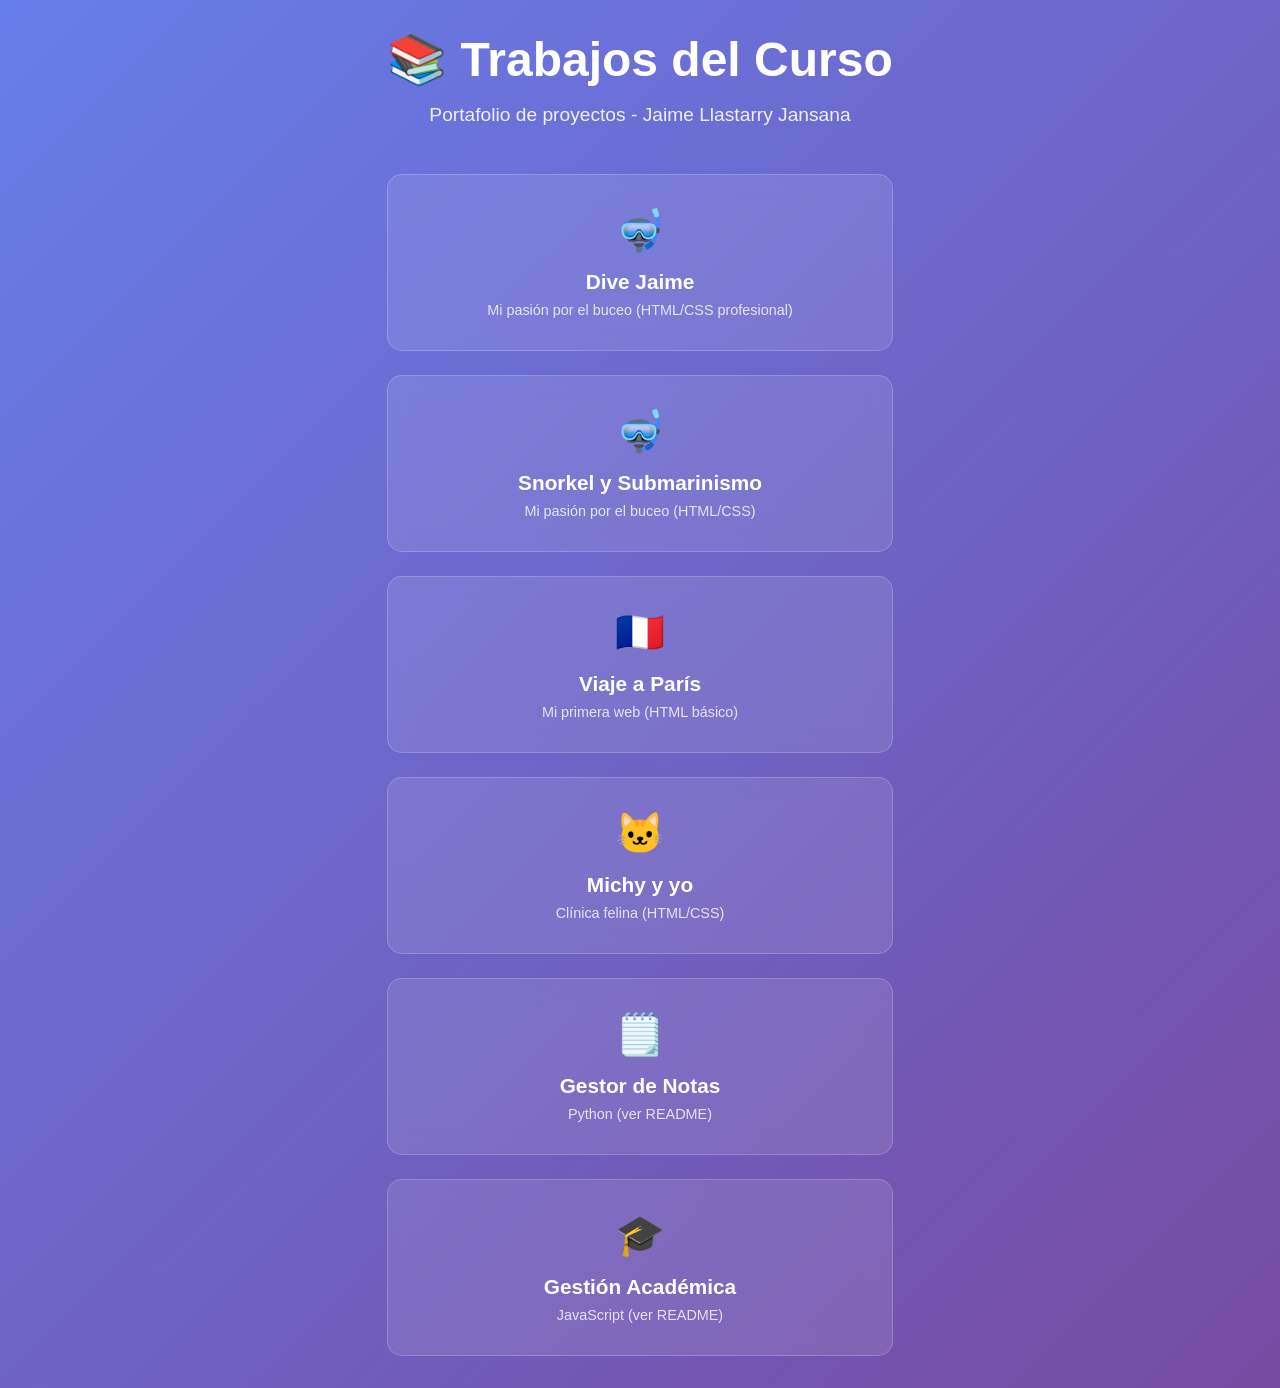
<file: index.html>
<!DOCTYPE html>
<html lang="es">
<head>
    <meta charset="UTF-8">
    <meta name="viewport" content="width=device-width, initial-scale=1.0">
    <title>Portafolio - Jaime Llastarry Jansana</title>
    <style>
        * { margin: 0; padding: 0; box-sizing: border-box; }
        body {
            font-family: 'Segoe UI', Tahoma, Geneva, Verdana, sans-serif;
            background: linear-gradient(135deg, #667eea, #764ba2);
            color: white;
            min-height: 100vh;
            display: flex;
            align-items: center;
            justify-content: center;
            padding: 2rem;
        }
        .container {
            max-width: 900px;
            text-align: center;
        }
        h1 {
            font-size: 3rem;
            margin-bottom: 1rem;
        }
        p {
            font-size: 1.2rem;
            margin-bottom: 3rem;
            opacity: 0.9;
        }
        .proyectos {
            display: grid;
            grid-template-columns: repeat(auto-fit, minmax(250px, 1fr));
            gap: 1.5rem;
        }
        .proyecto {
            background: rgba(255, 255, 255, 0.1);
            backdrop-filter: blur(10px);
            border-radius: 15px;
            padding: 2rem;
            text-decoration: none;
            color: white;
            transition: all 0.3s ease;
            border: 1px solid rgba(255, 255, 255, 0.2);
        }
        .proyecto:hover {
            transform: translateY(-5px);
            background: rgba(255, 255, 255, 0.2);
            box-shadow: 0 10px 30px rgba(0, 0, 0, 0.3);
        }
        .proyecto h2 {
            font-size: 1.3rem;
            margin-bottom: 0.5rem;
        }
        .proyecto p {
            font-size: 0.9rem;
            margin-bottom: 0;
            opacity: 0.8;
        }
        .icono { font-size: 2.5rem; margin-bottom: 1rem; }
    </style>
</head>
<body>
    <div class="container">
        <h1>📚 Trabajos del Curso</h1>
        <p>Portafolio de proyectos - Jaime Llastarry Jansana</p>
        
        <div class="proyectos">
	    <a href="06-html-css-profesional/dive-jaime/index.html" class="proyecto">
    		<div class="icono">🤿</div>
    		<h2>Dive Jaime</h2>
    		<p>Mi pasión por el buceo (HTML/CSS profesional)</p>
	    </a>

	    <a href="05-html-css-avanzado/snorkel-submarinismo/index.html" class="proyecto">
    		<div class="icono">🤿</div>
    		<h2>Snorkel y Submarinismo</h2>
    		<p>Mi pasión por el buceo (HTML/CSS)</p>
	    </a>			

            <a href="04-html-css-basico/viaje-paris/index.html" class="proyecto">
                <div class="icono">🇫🇷</div>
                <h2>Viaje a París</h2>
                <p>Mi primera web (HTML básico)</p>
            </a>
            
            <a href="02-html-css/michy-y-yo/index.html" class="proyecto">
                <div class="icono">🐱</div>
                <h2>Michy y yo</h2>
                <p>Clínica felina (HTML/CSS)</p>
            </a>
            
            <a href="01-python/gestor_notas/README.md" class="proyecto">
                <div class="icono">🗒️</div>
                <h2>Gestor de Notas</h2>
                <p>Python (ver README)</p>
            </a>
            
            <a href="03-javascript/gestion-academica/README.md" class="proyecto">
                <div class="icono">🎓</div>
                <h2>Gestión Académica</h2>
                <p>JavaScript (ver README)</p>
            </a>
        </div>
    </div>
</body>
</html>
</file>
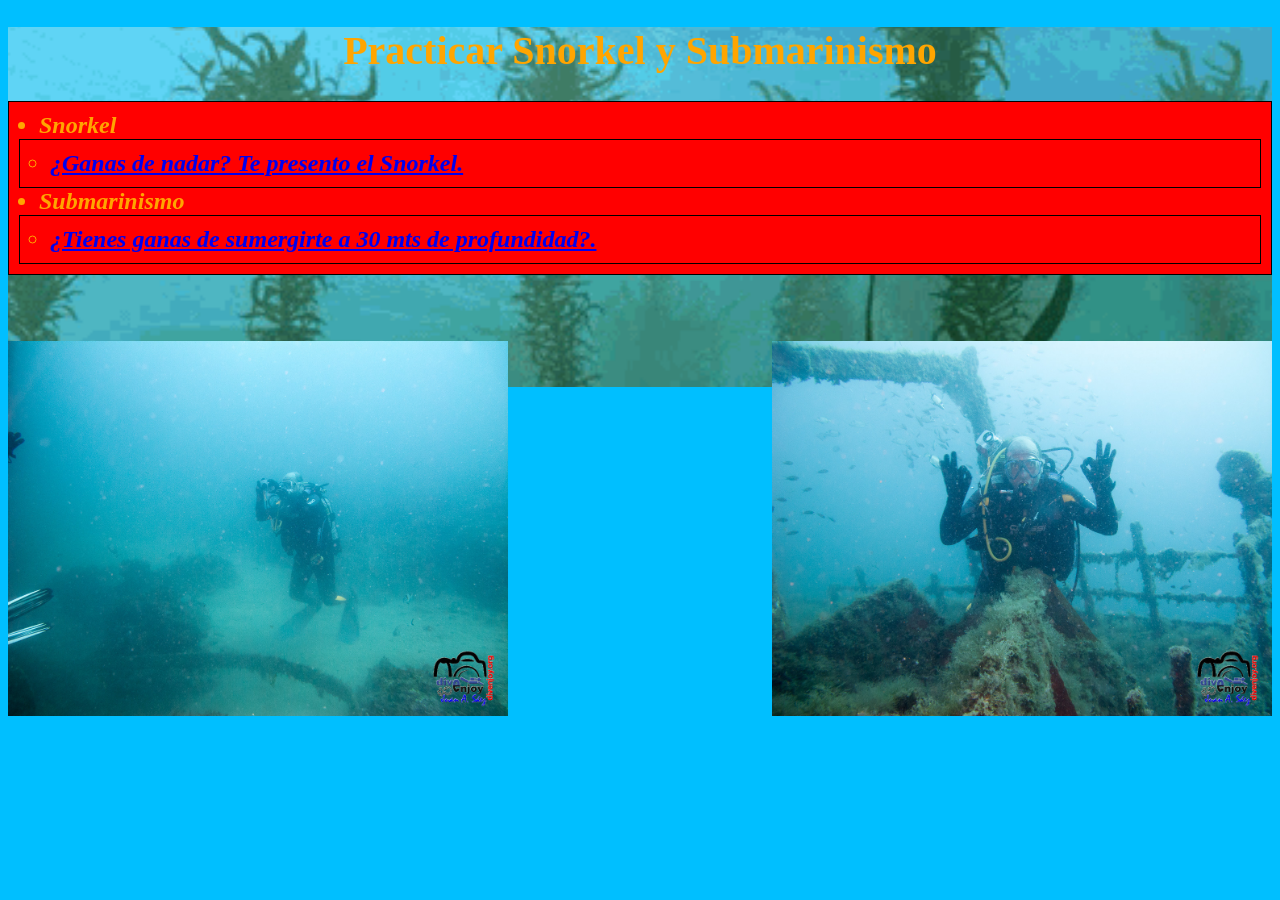
<file: 05-html-css-avanzado/snorkel-submarinismo/index.html>
<!DOCTYPE html>
<html>
	<head>
		
	    <meta charset="utf-8"> 
	    <title>Snorkel y Submarinismo</title>
	    <!- He puesto un icono en la pestaña>
	    <link rel="shortcut icon" href="gafas.ico">
	    
	    <link rel="stylesheet" href="styles.css">
	    <script src="script.js" defer></script>
	    	
	    <center>
	    <h1>Practicar Snorkel y Submarinismo</h1>
	    </center>
	    <style>

	    </style>	
	</head>
	<body>
	
	<! listas imbrincadas con enlaces>
	<p3>
	<ul>
		<li>Snorkel</li>
			<ul>
				<li><a href="Snorquel.html"target="_blank">¿Ganas de nadar? Te presento el Snorkel.</a></li>
			</ul>
		<li>Submarinismo</li>
			<ul>
				<li><a href="submarinismo.html"target="_blank"> ¿Tienes ganas de sumergirte a 30 mts de profundidad?.</a></li>
			</ul>
	</ul>
	</p3>	
	<br><br>
		
	<img src="imagenes/jo.jpeg" align="right" height=”500” width=500”>
	<img src="imagenes/jo1.jpeg" align="left" height=”500” width=500”>
	<br><br>
	
	</body>
</html>
</file>
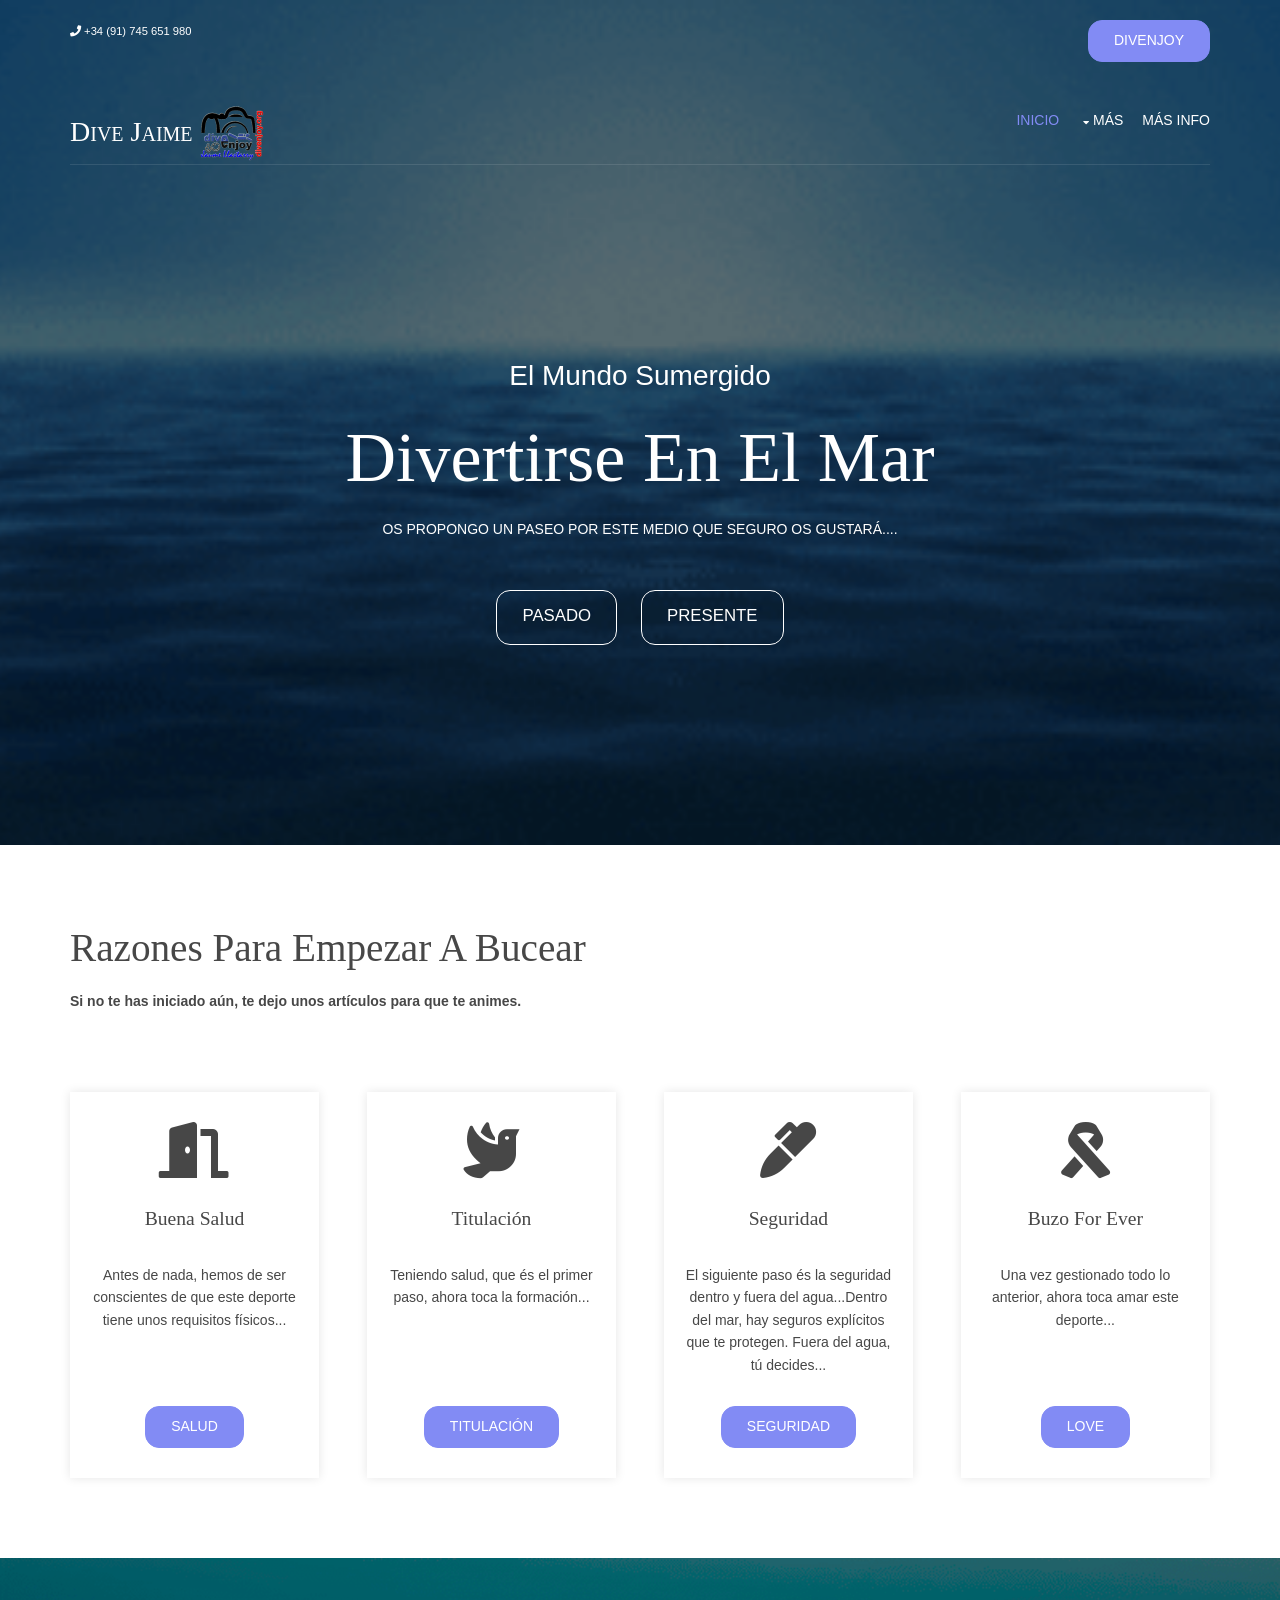
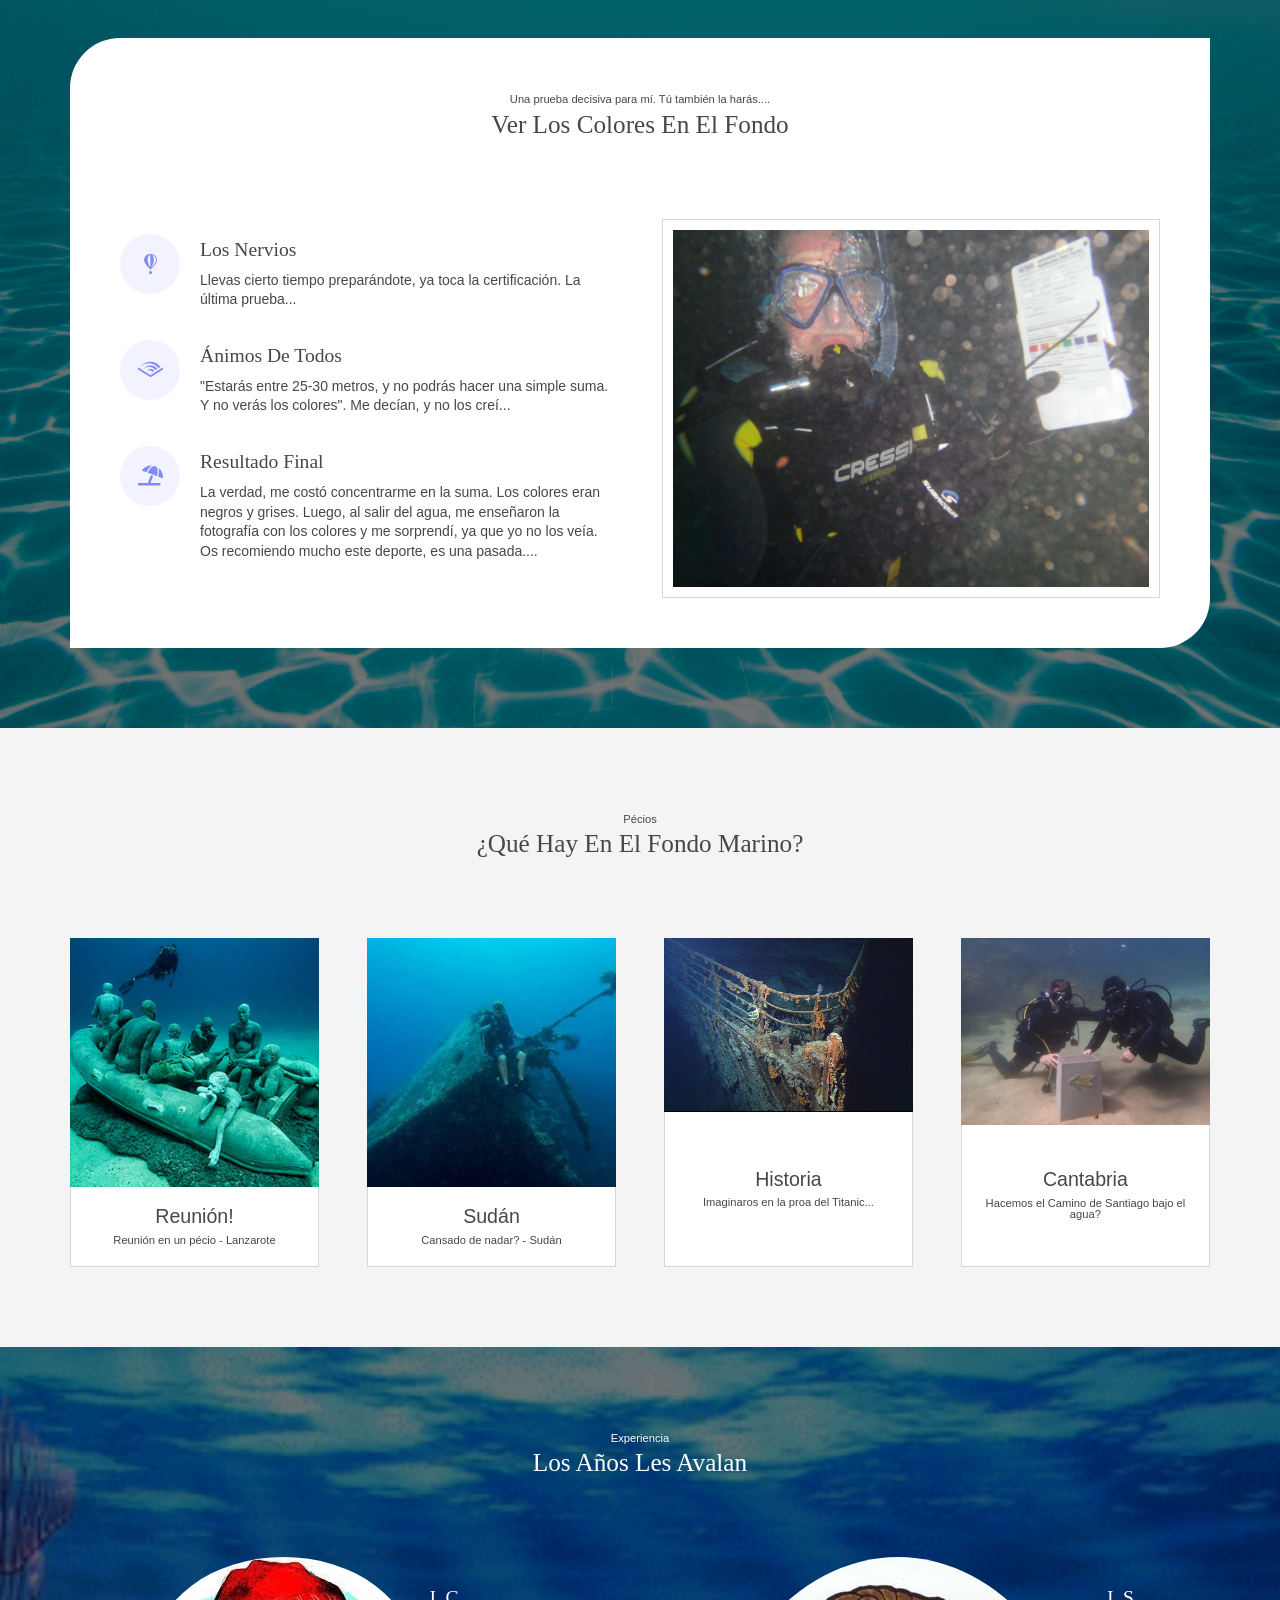
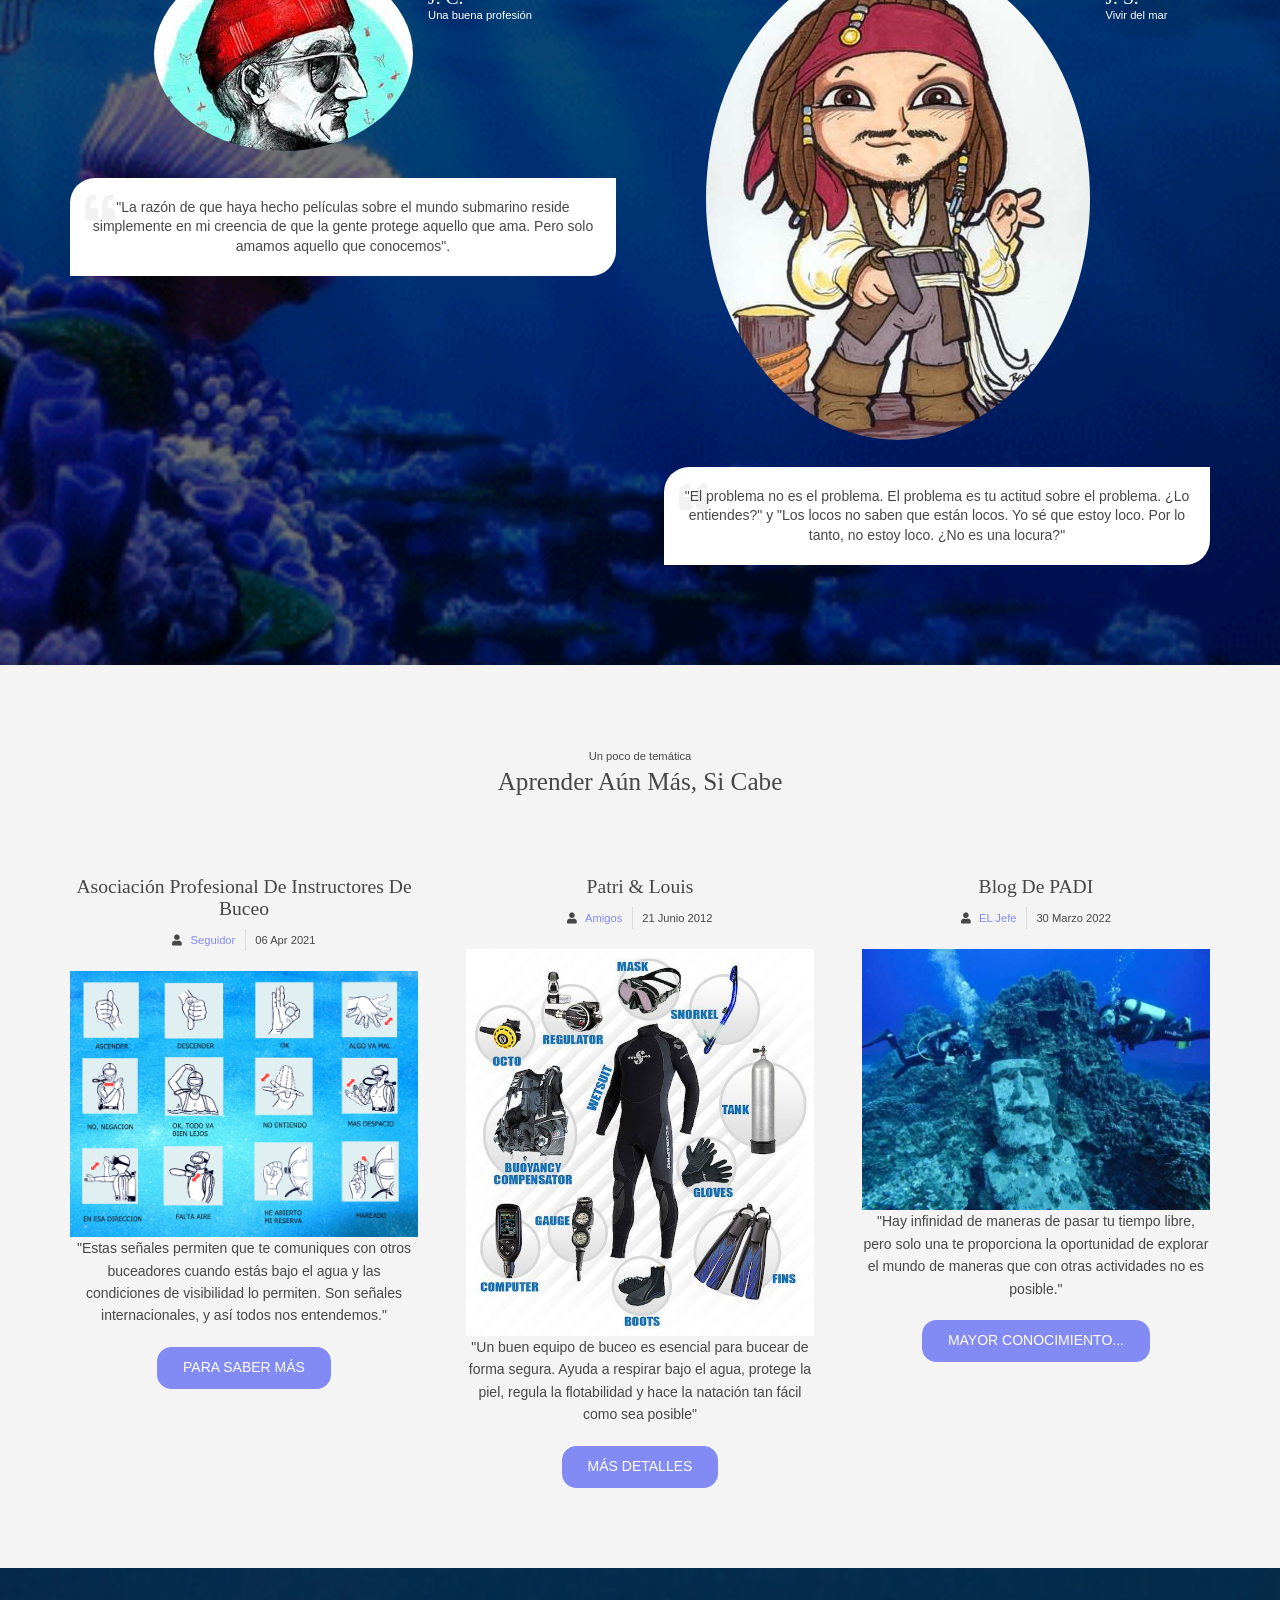
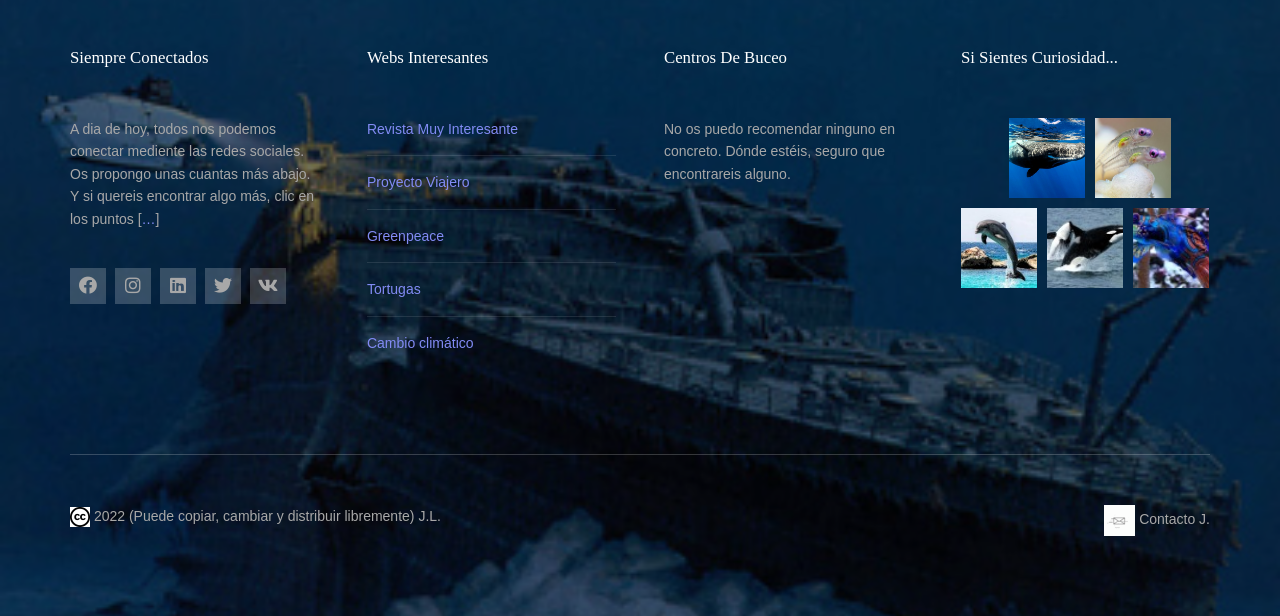
<file: 06-html-css-profesional/dive-jaime/index.html>
<!DOCTYPE html>

<html lang="es">
<head>
<title>Agua, siempre agua</title>
<meta charset="utf-8">
<meta name="viewport" content="width=device-width, initial-scale=1.0, maximum-scale=1.0, user-scalable=no">
<link rel="stylesheet" href="https://cdnjs.cloudflare.com/ajax/libs/font-awesome/5.15.4/css/all.min.css">
<link href="layout/styles/layout.css" rel="stylesheet" type="text/css" media="all">
</head>
<body id="top">
<!-- ################################################################################################ -->
<!-- ################################################################################################ -->
<!-- ################################################################################################ -->
<!-- Top Background Image Wrapper -->
<div class="bgded overlay" style="background-image:url('images/demo/backgrounds/agua2.gif');"> 
  <!-- ################################################################################################ -->
  <div class="wrapper row0">
    <div id="topbar" class="hoc clear"> 
      <!-- ################################################################################################ -->
      <p class="fl_left nospace"><i class="fas fa-phone"></i> +34 (91) 745 651 980</p>
      <p class="fl_right nospace"><a class="btn" href="https://divenjoy.org/" target="_blank">DivEnjoy</a></p>
      <!-- ################################################################################################ -->
    </div>
  </div>
  <!-- ################################################################################################ -->
  <!-- ################################################################################################ -->
  <!-- ################################################################################################ -->
  <div class="wrapper row1">
    <header id="header" class="hoc clear">
      <div id="logo" class="fl_left"> 
        <!-- ################################################################################################ -->
        <h1><a>Dive Jaime <img src="images/demo/logo.png" width="100" height="100"> </a></h1>
        <!--  ################################################################################################ -->
      </div>
      <nav id="mainav" class="fl_right"> 
        <!-- ################################################################################################ -->
        <ul class="clear">
          <li class="active"><a href="index.html">Inicio</a></li>
          <li><a class="drop" href="#">Más</a>
            <ul>
              <li><a href="pages/gallery.html">Galería</a></li>
              <li><a href="#1">Razones...</a></li>
              <li><a href="#2">Ver los colores...</a></li>
              <li><a href="#3">¿Que hay ...</a></li>
              <li><a href="#4">Experiencia...</a></li>
              <li><a href="#5">Aprender...</a></li>
              <li><a href="#6">Conectados...</a></li>
            </ul>
          </li>
          <li><a href="https://www.u-historia.com/uhistoria/historia/articulos/buceo/buceo.htm" target="_blank">Más info</a></li>
        </ul>
        <!-- ################################################################################################ -->
      </nav>
    </header>
  </div>
  <!-- ################################################################################################ -->
  <!-- ################################################################################################ -->
  <!-- ################################################################################################ -->
  <div id="pageintro" class="hoc clear"> 
    <!-- ################################################################################################ -->
    <article>
      <p>El mundo sumergido</p>
      <h3 class="heading">Divertirse en el Mar</h3>
      <p>OS PROPONGO UN PASEO POR ESTE MEDIO QUE SEGURO OS GUSTARÁ....</p>
      <footer>
        <ul class="nospace inline pushright">
          <li><a class="btn inverse" href="https://es.wikipedia.org/wiki/Buceo" target="_blank">Pasado</a></li>
          <li><a class="btn inverse" href="http://www.snorkelybuceo.com/tecnicas-de-buceo/" target="_blank">Presente</a></li>
        </ul>
      </footer>
    </article>
    <!-- ################################################################################################ -->
  </div>
  <!-- ################################################################################################ -->
</div>
<!-- End Top Background Image Wrapper -->
<!-- ################################################################################################ -->
<!-- ################################################################################################ -->
<!-- ################################################################################################ -->
<div class="wrapper row3">
  <main class="hoc container clear"> 
    <!-- main body -->
    <!-- ################################################################################################ -->
    <section id="services">
    <a name="1"></a>
      <h6 class="heading font-x3">Razones Para Empezar a Bucear</h6>
      <p class="btmspace-80 bold">Si no te has iniciado aún, te dejo unos artículos para que te animes.</p>
      <ul class="nospace group">
        <li class="one_quarter">
          <article><i class="fas fa-door-open fa-4x"></i>
            <h6 class="heading">Buena salud</h6>
            <p>Antes de nada, hemos de ser conscientes de que este deporte tiene unos requisitos físicos...</p>
            <footer><a class="btn" href="https://www.revistaviajeros.es/actualidad/buceo-y-salud" target="_blank">Salud</a></footer>
          </article>
        </li>
        <li class="one_quarter">
          <article><i class="fas fa-dove fa-4x"></i>
            <h6 class="heading">Titulación</h6>
            <p>Teniendo salud, que és el primer paso, ahora toca la formación...</p>
            <footer><a class="btn" href="https://www.dresseldivers.com/es/blog/niveles-certificacion-buceo-principiante-profesional/" target="_blank">Titulación</a></footer>
          </article>
        </li>
        <li class="one_quarter">
          <article><i class="fas fa-marker fa-4x"></i>
            <h6 class="heading">Seguridad</h6>
            <p>El siguiente paso és la seguridad dentro y fuera del agua...Dentro del mar, hay seguros explícitos que te protegen. Fuera del agua, tú decides... </p>
            <footer><a class="btn" href="https://es.familydoctor.org/buceo-seguro/" target="_blank">Seguridad</a></footer>
          </article>
        </li>
        <li class="one_quarter">
          <article><i class="fas fa-ribbon fa-4x"></i>
            <h6 class="heading">Buzo for ever</h6>
            <p>Una vez gestionado todo lo anterior, ahora toca amar este deporte...</p>
            <footer><a class="btn" href="https://viajes.nationalgeographic.com.es/a/mejores-lugares-para-bucear_10011" target="_blank">Love</a></footer>
          </article>
        </li>
      </ul>
    </section>
    <!-- ################################################################################################ -->
    <!-- / main body -->
    <div class="clear"></div>
  </main>
</div>
<!-- ################################################################################################ -->
<!-- ################################################################################################ -->
<!-- ################################################################################################ -->
<div class="bgded overlay" style="background-image:url('images/demo/backgrounds/agua.gif');">
  <section class="hoc container clear">
    <div class="points group"> 
      <!-- ################################################################################################ -->
      <div class="sectiontitle">
      <a name="2"></a>
        <p class="nospace font-xs">Una prueba decisiva para mí. Tú también la harás.... </p>
        <h6 class="heading font-x2">Ver los colores en el fondo</h6>
      </div>
      <figure class="one_half first">
        <ul class="nospace clear">
          <li><a><i class="fab fa-fly"></i></a>
            <h6 class="heading">Los nervios</h6>
            <p>Llevas cierto tiempo preparándote, ya toca la certificación. La última prueba...</p>
          </li>
          <li><a><i class="fab fa-audible"></i></a>
            <h6 class="heading">Ánimos de todos</h6>
            <p>"Estarás entre 25-30 metros, y no podrás hacer una simple suma. Y no verás los colores". Me decían, y no los creí...</p>
          </li>
          <li><a href="#"><i class="fas fa-umbrella-beach"></i></a>
            <h6 class="heading">Resultado final</h6>
            <p>La verdad, me costó concentrarme en la suma. Los colores eran negros y grises. Luego, al salir del agua, me enseñaron la fotografía con los colores y me sorprendí, ya que yo no los veía. Os recomiendo mucho este deporte, es una pasada....</p>
          </li>
        </ul>
      </figure>
      <div class="one_half"><a><img class="borderedbox inspace-10" src="images/demo/imagen2.jpg" alt=""></a></div>
      <!-- ################################################################################################ -->
    </div>
  </section>
</div>
<!-- ################################################################################################ -->
<!-- ################################################################################################ -->
<!-- ################################################################################################ -->
<div class="wrapper row2">
  <section class="hoc container clear"> 
    <!-- ################################################################################################ -->
    <div class="sectiontitle">
    <a name="3"></a>
      <p class="nospace font-xs">Pécios</p>
      <h6 class="heading font-x2">¿Qué hay en el fondo marino?</h6>
    </div>
    <ul class="nospace group team sd-third">
      <li class="one_quarter first">
        <figure><a class="imgover" href="https://vidabuceo.com/buceo/inmersiones/lanzarote-canarias-puerto-del-carmen/" target="_blank"><img src="images/demo/lanzarote.jpg" alt=""></a>
          <figcaption><strong>Reunión!</strong> <em>Reunión en un pécio - Lanzarote</em></figcaption>
        </figure>
      </li>
      <li class="one_quarter">
        <figure><a class="imgover" href="https://buceotrip.com/vida-a-bordo/mar-rojo-sudan-liveaboard/" target="_blank"><img src="images/demo/sudan.jpg" alt=""></a>
          <figcaption><strong>Sudán</strong> <em>Cansado de nadar? - Sudán</em></figcaption>
        </figure>
      </li>
      <li class="one_quarter">
        <figure><a class="imgover" href="https://www.nationalgeographic.es/historia/2019/08/asi-se-hundio-y-se-descubrio-el-titanic" target="_blank"><img src="images/demo/titanic.jpg" alt=""></a>
          <figcaption><strong>Historia</strong> <em>Imaginaros en la proa del Titanic...</em></figcaption>
        </figure>
      </li>
      <li class="one_quarter">
        <figure><a class="imgover" href="https://www.20minutos.es/noticia/3728283/0/instalados-cantabria-monolitos-que-indican-ruta-jacobea-subacuatica-camino-santiagua/" target="_blank"><img src="images/demo/monolito.jpg" alt=""></a>
          <figcaption><strong>Cantabria</strong> <em>Hacemos el Camino de Santiago bajo el agua?</em></figcaption>
        </figure>
      </li>
    </ul>
    <!-- ################################################################################################ -->
  </section>
</div>
<!-- ################################################################################################ -->
<!-- ################################################################################################ -->
<!-- ################################################################################################ -->
<div class="bgded overlay" style="background-image:url('images/demo/backgrounds/fondo.gif');">
  <section id="testimonials" class="hoc container clear"> 
    <!-- ################################################################################################ -->
    <div class="sectiontitle">
    <a name="4"></a>
      <p class="nospace font-xs">Experiencia</p>
      <h6 class="heading font-x2">Los años les avalan</h6>
    </div>
    <article class="one_half first">
      <figure class="clear"><img src="images/demo/jacques.jpg" alt="">
        <figcaption>
          <h6 class="heading">J. C.</h6>
          <em>Una buena profesión</em></figcaption>
      </figure>
      <blockquote>"La razón de que haya hecho películas sobre el mundo submarino reside simplemente en mi creencia de que la gente protege aquello que ama. Pero solo amamos aquello que conocemos".</blockquote>
    </article>
    <article class="one_half">
      <figure class="clear"><img src="images/demo/pi.jpg" alt="">
        <figcaption>
          <h6 class="heading">J. S.</h6>
          <em>Vivir del mar</em></figcaption>
      </figure>
      <blockquote>"El problema no es el problema. El problema es tu actitud sobre el problema. ¿Lo entiendes?" y "Los locos no saben que están locos. Yo sé que estoy loco. Por lo tanto, no estoy loco. ¿No es una locura?"</blockquote>
    </article>
    <!-- ################################################################################################ -->
  </section>
</div>
<!-- ################################################################################################ -->
<!-- ################################################################################################ -->
<!-- ################################################################################################ -->
<div class="wrapper row2">
  <section class="hoc container clear"> 
    <!-- ################################################################################################ -->
    <div class="sectiontitle">
    <a name="5"></a>
      <p class="nospace font-xs">Un poco de temática</p>
      <h6 class="heading font-x2">Aprender aún más, si cabe</h6>
    </div>
    <ul id="latest" class="nospace group sd-third">
      <li class="one_third first">
        <article>
          <h6 class="heading">Asociación Profesional de Instructores de Buceo</h6>
          <ul class="nospace meta clear">
            <li><i class="fas fa-user"></i> <a href="#">Seguidor</a></li>
            <li>
              <time datetime="2045-04-06T08:15+00:00">06 Apr 2021</time>
            </li>
          </ul>
          <figure><a><img src="images/demo/señal.jpeg" alt=""></a>
            <figcaption>
              <p>"Estas señales permiten que te comuniques con otros buceadores cuando estás bajo el agua y las condiciones de visibilidad lo permiten. Son señales internacionales, y así todos nos entendemos."</p>
              <footer><a class="btn" href="https://vidabuceo.com/blog/senales-buceo-manos/" target="_blank">Para saber más</a></footer>
            </figcaption>
          </figure>
        </article>
      </li>
      <li class="one_third">
        <article>
          <h6 class="heading">Patri & Louis</h6>
          <ul class="nospace meta clear">
            <li><i class="fas fa-user"></i> <a href="#">Amigos</a></li>
            <li>
              <time datetime="2045-04-05T08:15+00:00">21 Junio 2012</time>
            </li>
          </ul>
          <figure><a><img src="images/demo/equipo.jpg" alt=""></a>
            <figcaption>
              <p>"Un buen equipo de buceo es esencial para bucear de forma segura. Ayuda a respirar bajo el agua, protege la piel, regula la flotabilidad y hace la natación tan fácil como sea posible"</p>
              <footer><a class="btn" href="http://www.snorkelybuceo.com/equipo-de-buceo/" target="_blank">Más detalles</a></footer>
            </figcaption>
          </figure>
        </article>
      </li>
      <li class="one_third">
        <article>
          <h6 class="heading">Blog de PADI</h6>
          <ul class="nospace meta clear">
            <li><i class="fas fa-user"></i> <a href="#">EL Jefe</a></li>
            <li>
              <time datetime="2045-04-04T08:15+00:00">30 Marzo 2022</time>
            </li>
          </ul>
          <figure><a><img src="images/demo/expe.jpg" alt=""></a>
            <figcaption>
              <p>"Hay infinidad de maneras de pasar tu tiempo libre, pero solo una te proporciona la oportunidad de explorar el mundo de maneras que con otras actividades no es posible."</p>
              <footer><a class="btn" href="https://blog.padi.com/es/por-que-el-buceo-es-una-experiencia-unica/" target="_blank">Mayor conocimiento...</a></footer>
            </figcaption>
          </figure>
        </article>
      </li>
    </ul>
    <!-- ################################################################################################ -->
  </section>
</div>
<!-- ################################################################################################ -->
<!-- ################################################################################################ -->
<!-- ################################################################################################ -->
<!-- Bottom Background Image Wrapper -->
<div class="bgded overlay" style="background-image:url('images/demo/backgrounds/barco.jpg');"> 
  <!-- ################################################################################################ -->
  <div class="wrapper row4">
  <a name="6"></a>
    <footer id="footer" class="hoc clear"> 
      <!-- ################################################################################################ -->
      <div class="group btmspace-50">
        <div class="one_quarter first">
          <h6 class="heading">Siempre conectados</h6>
          <p>A dia de hoy, todos nos podemos conectar mediente las redes sociales. Os propongo unas cuantas más abajo. Y si quereis encontrar algo más, clic en los puntos [<a href="https://www.google.com/" target="_blank">&hellip;</a>]</p>
          <ul class="faico clear">
            <li><a class="faicon-facebook" href="https://www.facebook.com/" target="_blank"><i class="fab fa-facebook"></i></a></li>
            <li><a class="faicon-instagram" href="https://www.instagram.com/" target="_blank"><i class="fab fa-instagram"></i></a></li>
            <li><a class="faicon-linkedin" href="https://www.linkedin.com/" target="_blank"><i class="fab fa-linkedin"></i></a></li>
            <li><a class="faicon-twitter" href="https://twitter.com/" target="_blank"><i class="fab fa-twitter"></i></a></li>
            <li><a class="faicon-vk" href="https://vk.com/" target="_blank"><i class="fab fa-vk"></i></a></li>
          </ul>
        </div>
        <div class="one_quarter">
          <h6 class="heading">Webs interesantes</h6>
          <ul class="nospace linklist">
            <li><a href="https://www.muyinteresante.es/" target="_blank">Revista Muy Interesante</a></li>
            <li><a href="https://proyectoviajero.com/oceanos-del-mundo-superficie/" target="_blank">Proyecto Viajero</a></li>
            <li><a href="https://es.greenpeace.org/es/trabajamos-en/consumismo/plasticos/como-llega-el-plastico-a-los-oceanos-y-que-sucede-entonces/" target="_blank">Greenpeace</a></li>
            <li><a href="https://www.youtube.com/watch?v=SA3qPhy-yFw" target="_blank">Tortugas</a></li>
            <li><a href="https://www.acciona.com/es/cambio-climatico/?_adin=02021864894" target="_blank">Cambio climático</a></li>
          </ul>
        </div>
        <div class="one_quarter">
          <h6 class="heading">Centros de buceo</h6>
          <p class="nospace btmspace-15">No os puedo recomendar ninguno en concreto. Dónde estéis, seguro que encontrareis alguno.</p>
        </div>
        <div class="one_quarter">
          <h6 class="heading">Si sientes curiosidad...</h6>
          <ul class="nospace clear latestimg">
            <li><a class="imgover" href="https://www.aquariumcostadealmeria.com/curiosidades/animales-marinos-grandes-mundo/" target="_blank"><img src="images/demo/cachalote.jpg" alt=""></a></li>
            <!-- <li><a class="imgover" href="https://zoouniverso.blogspot.com/2011/11/donde-vive-y-de-que-se-alimenta-el.html" target="_blank"><img src="images/demo/tiburonanguila.jpg" alt=""></a></li> -->
            <li><a class="imgover" href="https://www.madrimasd.org/blogs/ciencia_marina/2018/05/11/135042" target="_blank"><img src="images/demo/sumatra.jpg" alt=""></a></li>
            <li><a class="imgover" href="https://www.expertoanimal.com/animales-marinos-20710.html" target="_blank"><img src="images/demo/delfin.jpg" alt=""></a></li>
            <li><a class="imgover" href="https://www.muyinteresante.es/naturaleza/articulo/las-orcas-aprenden-a-comunicarse-con-los-delfines-671412763367" target="_blank"><img src="images/demo/orcas.jpg" alt=""></a></li>
            <li><a class="imgover" href="https://laguiadelacuario.es/peces-marinos/para-control-de-plagas/" target="_blank"><img src="images/demo/pez.jpg" alt=""></a></li>
            
          </ul>
        </div>
      </div>
      <!-- ################################################################################################ -->
      <!-- <hr class="btmspace-50"> -->
      <!-- ################################################################################################ -->
      <!-- ################################################################################################ -->
    </footer>
  </div>
  <!-- ################################################################################################ -->
  <!-- ################################################################################################ -->
  <!-- ################################################################################################ -->
  <div class="wrapper row5">
    <div id="copyright" class="hoc clear"> 
      <!-- ################################################################################################ -->
      <p class="fl_left"><img src="images/demo/cc1.png" > 2022 (Puede copiar, cambiar y distribuir libremente) <a href="#">J.L.</a></p>
      <p class="fl_right"><img src="images/demo/mail.gif">
      <a href="mailto:jaume@divenjoy.org?Subject=Interesado%20en%20conseguir%20información">Contacto J.</a></p>
      <!-- ################################################################################################ -->
    </div>
  </div>
  <!-- ################################################################################################ -->
</div>
<!-- End Bottom Background Image Wrapper -->
<!-- ################################################################################################ -->
<!-- ################################################################################################ -->
<!-- ################################################################################################ -->
<a id="backtotop" href="#top"><i class="fas fa-chevron-up"></i></a>
<!-- JAVASCRIPTS -->
<script src="layout/scripts/jquery.min.js"></script>
<script src="layout/scripts/jquery.backtotop.js"></script>
<script src="layout/scripts/jquery.mobilemenu.js"></script>
</body>
</html>
</file>
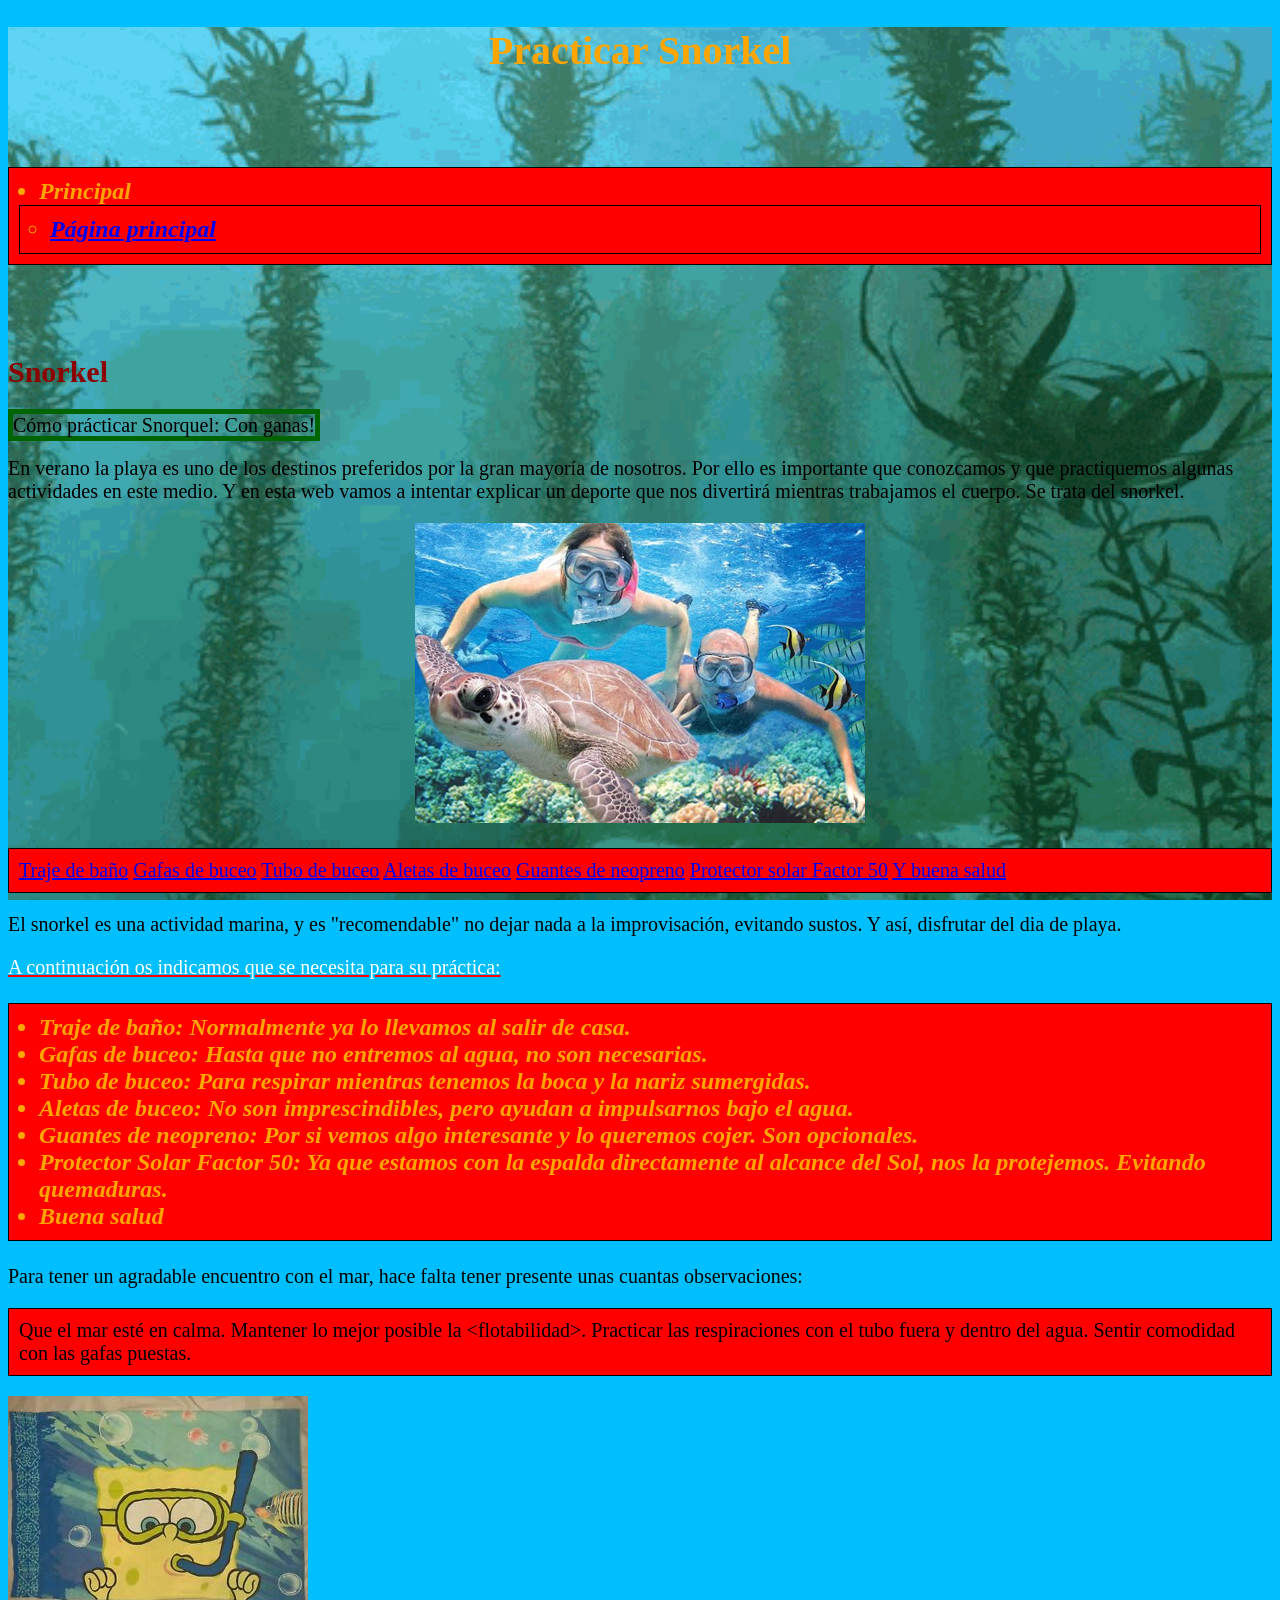
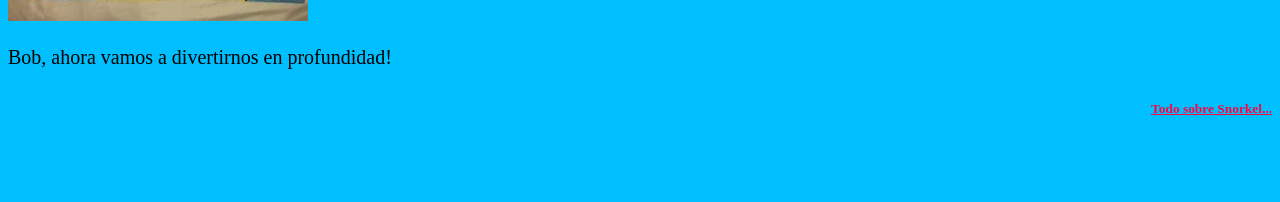
<file: 05-html-css-avanzado/snorkel-submarinismo/Snorquel.html>
<!DOCTYPE html>
<html>
	<head>
		
	    <meta charset="utf-8"> 
	    <title>Snorkel novatos</title>
	    <!- He puesto un icono en la pestaña>
	    <link rel="shortcut icon" href="gafas.ico">
	    
	    <link rel="stylesheet" href="styles.css">
	    <script src="script.js" defer></script>
	    	
	    <center>
	    <h1>Practicar Snorkel</h1>
	    </center>
	    <! Poniendo br hago un espacio entre lineas>
	    <br> <br>
	    <style>

	    </style>	
		
	</head>
	<body>
	
	<! <button Click me</button>
	<! listas imbrincadas con enlaces>
	<p3>
	<ul>
		<li>Principal</li>
			<ul>
			        <! añadir enlace a índice>
				<! asi abre otra página <li<a href="https://llastarry.github.io/smx-m8-uf5-practica2/"target="_blank"Página principal</a</li>
				<li><a href="https://llastarry.github.io/smx-m8-uf5-practica2">Página principal</a></li>
			</ul>
	</ul>
	</p3>
	<br> <br>
	
	<!- Subtítulo>
	<h2>Snorkel</h2>
	<p1>Cómo prácticar Snorquel: Con ganas!</p1>
	<p>En verano la playa es uno de los destinos preferidos por la gran mayoría de nosotros. Por ello es importante que conozcamos y que practiquemos algunas actividades en este medio. Y en esta web vamos a intentar explicar un deporte que nos divertirá mientras trabajamos el cuerpo. Se trata del snorkel.  </p> 
	<! Imagen central>
	<center>
	<img src="imagenes/snorquel.jpg" height=”300” width=450”>
	</center>


	<! Lista desordenada con enlaces>
	<ul>
	
	<a href="https://www.decathlon.es/es/landing/swimwear/_/R-a-swimwear?_adin=02021864894#/women"target="_blank">Traje de baño</a>
	<a href="https://www.webconsultas.com/ejercicio-y-deporte/vida-activa/equipamiento-basico-para-hacer-snorkel"target="_blank">Gafas de buceo</a>
	<a href="https://www.webconsultas.com/ejercicio-y-deporte/vida-activa/equipamiento-basico-para-hacer-snorkel"target="_blank">Tubo de buceo</a>
	<a href="https://www.webconsultas.com/ejercicio-y-deporte/vida-activa/equipamiento-basico-para-hacer-snorkel"target="_blank">Aletas de buceo</a>
	<a href="https://www.webconsultas.com/ejercicio-y-deporte/vida-activa/equipamiento-basico-para-hacer-snorkel"target="_blank">Guantes de neopreno</a>
	<a href="https://www.eucerin.es/productos/sun-protection/sun-fluid-pigment-control-spf-50"target="_blank">Protector solar Factor 50</a>
	<a href="https://saludybienestar.com.ar/tests/test-de-salud-y-estilo-de-vida/"target="_blank">Y buena salud</a>

	</ul>

	<p>El snorkel es una actividad marina, y es &quot;recomendable&quot; no dejar nada a la improvisación, evitando sustos. Y así, disfrutar del dia de playa.</p>
	<span class="example">
	<span style="color:white;">A continuación os indicamos que se necesita para su práctica:</span><br>
	</span>
	<p2>
		<ul>
		<li>Traje de baño: Normalmente ya lo llevamos al salir de casa.</li>
		<li>Gafas de buceo: Hasta que no entremos al agua, no son necesarias.</li>
		<li>Tubo de buceo: Para respirar mientras tenemos la boca y la nariz sumergidas.</li>
		
		<li>Aletas de buceo: No son imprescindibles, pero ayudan a impulsarnos bajo el agua.</li>
		<li>Guantes de neopreno: Por si vemos algo interesante y lo queremos cojer. Son opcionales.</li>
		<li>Protector Solar Factor 50: Ya que estamos con la espalda directamente al alcance del Sol, nos la protejemos. Evitando quemaduras.</li>
		<li>Buena salud</li>
		</ul>
	</p2>
	
	 <p> Para tener un agradable encuentro con el mar, hace falta tener presente unas cuantas observaciones:
	 <ul> 
	 Que el mar esté en calma. 
	 Mantener lo mejor posible la &lt;flotabilidad&gt;.
	 Practicar las respiraciones con el tubo fuera y dentro del agua.
	 Sentir comodidad con las gafas puestas.
	 </ul>
	 
	  
	<img src=imagenes/bobesponja.jpg>
	<p>Bob, ahora vamos a divertirnos en profundidad!</p>
	<h6 align="right"><a href="http://www.snorkelybuceo.com/" style="color:#f90643;" target="_blank"> Todo sobre Snorkel... </a></h6></p>
	<br><br>	
	
	
	
		
	</body>
</html>
</file>
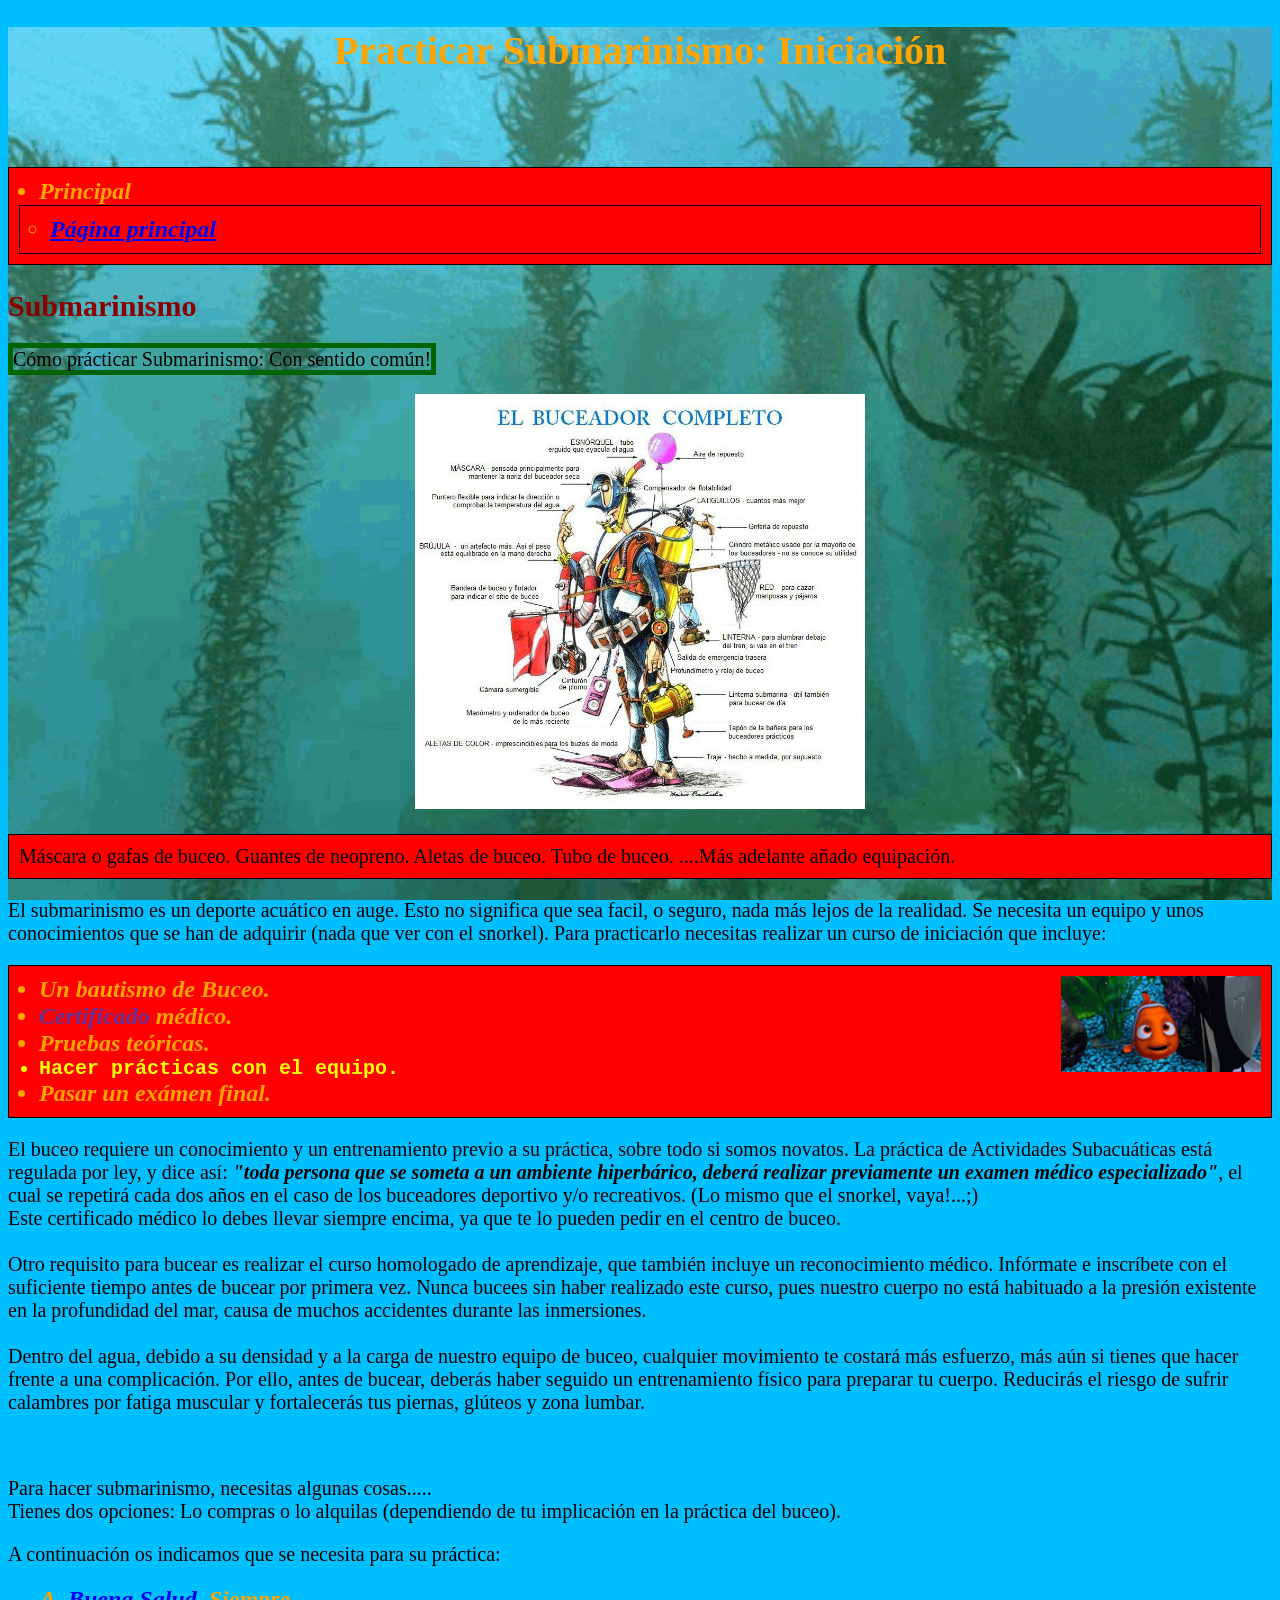
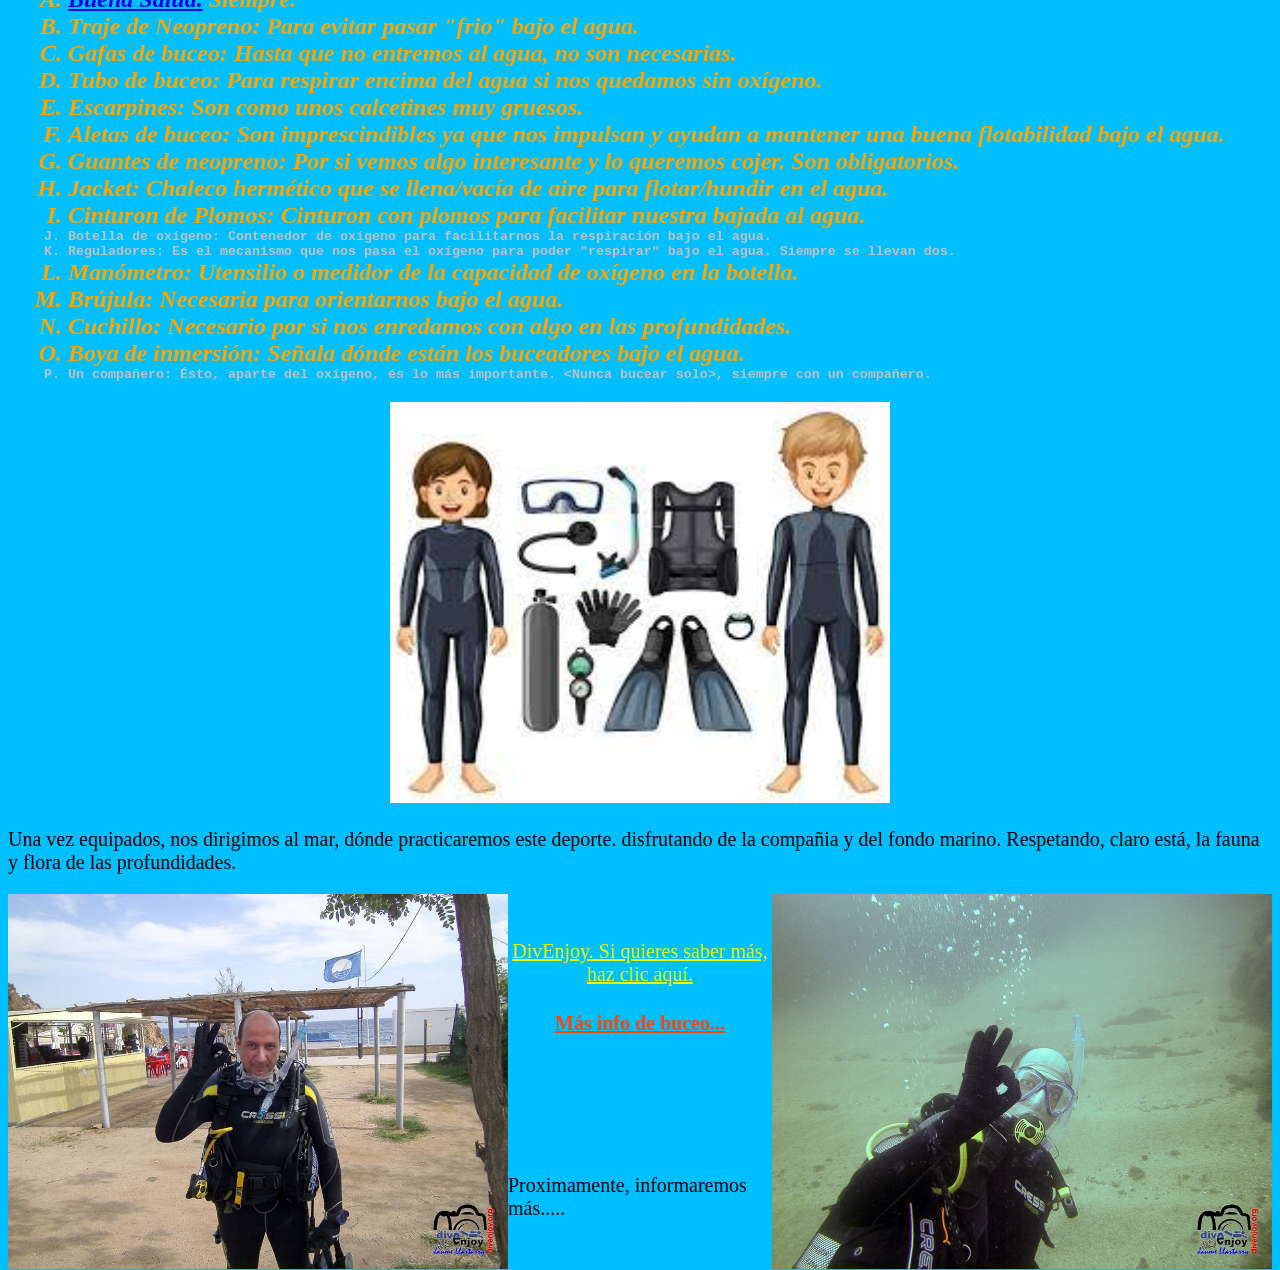
<file: 05-html-css-avanzado/snorkel-submarinismo/submarinismo.html>
<!DOCTYPE html>
<html>
	<head>
		
	    <meta charset="utf-8"> 
	    <title>Submarinismo</title>
	    <!- He puesto un icono en la pestaña>
	    <link rel="shortcut icon" href="gafas.ico">
	    
	    <link rel="stylesheet" href="styles.css">
	    <script src="script.js" defer></script>
	    	
	    <center>
	    <h1>Practicar Submarinismo: Iniciación</h1>
	    </center>
	    <! Poniendo br hago un espacio entre lineas>
	    <br> <br>
	    <style>

	    </style>	
		
	</head>
	<body>
	
  <! listas imbrincadas con enlaces>
    <p3>
    <ul>
      <li>Principal</li>
        <ul>
                <! añadir enlace a índice>
		<! Así abre otra página web <li<a href="https://llastarry.github.io/smx-m8-uf5-practica2/"target="_blank"Página principal</a</li>
          <li><a href="https://llastarry.github.io/smx-m8-uf5-practica2">Página principal</a></li>
        </ul>
    </ul>
    </p3> 
      <h2>Submarinismo</h2>
	<p1>Cómo prácticar Submarinismo: Con sentido común!</p1>
	<br><br>
	
	<center>
	<img src="imagenes/buzo.jpg" height=”450” width=450”>
	</center>
	<ul>
	Máscara o gafas de buceo. 
	Guantes de neopreno.
	Aletas de buceo.
	Tubo de buceo.
	....Más adelante añado equipación.
	</ul>
	
	<p>El submarinismo es un deporte acuático en auge. Esto no significa que sea facil, o seguro, nada más lejos de la realidad. Se necesita un equipo y unos conocimientos que se han de adquirir (nada que ver con el snorkel). Para practicarlo necesitas realizar un curso de iniciación que incluye:</p> 
	
	
	<ul>
	<img src="imagenes/nemo.gif" align="right" height=”200” width=200”>
	<li>Un bautismo de Buceo.</li>
	<li><em>Certificado</em> médico.</li>
	<li>Pruebas teóricas.</li>
	<li class = "special1">Hacer prácticas con el equipo.</li>
	<li>Pasar un exámen final.</li>
	</ul>
	
	<! b i Se pone para hacer negrita y cursiva a la vez>
	<p>El buceo requiere un conocimiento y un entrenamiento previo a su práctica, sobre todo si somos novatos. La práctica de Actividades Subacuáticas está regulada por ley, y dice así: <b><i>&quot;toda persona que se someta a un ambiente hiperbárico, deberá realizar previamente un examen médico especializado&quot;</i></b>, el cual se repetirá cada dos años en el caso de los buceadores deportivo y/o recreativos. (Lo mismo que el snorkel, vaya!...;) <b><i> </i></b>
	<br>
	Este certificado médico lo debes llevar siempre encima, ya que te lo pueden pedir en el centro de buceo.
	<br><br>
	Otro requisito para bucear es realizar el curso homologado de aprendizaje, que también incluye un reconocimiento médico. Infórmate e inscríbete con el suficiente tiempo antes de bucear por primera vez. Nunca bucees sin haber realizado este curso, pues nuestro cuerpo no está habituado a la presión existente en la profundidad del mar, causa de muchos accidentes durante las inmersiones.
	<br><br>
	Dentro del agua, debido a su densidad y a la carga de nuestro equipo de buceo, cualquier movimiento te costará más esfuerzo, más aún si tienes que hacer frente a una complicación. Por ello, antes de bucear, deberás haber seguido un entrenamiento físico para preparar tu cuerpo. Reducirás el riesgo de sufrir calambres por fatiga muscular y fortalecerás tus piernas, glúteos y zona lumbar.</p>
	<br>
	<p>Para hacer submarinismo, necesitas algunas cosas.....<br>Tienes dos opciones: Lo compras o lo alquilas (dependiendo de tu implicación en la práctica del buceo).
	<br>
	<p>A continuación os indicamos que se necesita para su práctica:</p>
	
		<ol>

		<! Aquí añado enlace a otra web mediante dos palabras en la misma frase>
		<li><a href="https://saludybienestar.com.ar/tests/test-de-salud-y-estilo-de-vida/"target="_blank">Buena Salud.</a> Siempre.</li>
		<li>Traje de Neopreno: Para evitar pasar &quot;frio&quot; bajo el agua.</li>
		<li>Gafas de buceo: Hasta que no entremos al agua, no son necesarias.</li>
		<li>Tubo de buceo: Para respirar encima del agua si nos quedamos sin oxígeno.</li>
		<li>Escarpines: Son como unos calcetines muy gruesos.</li>
		<li>Aletas de buceo: Son imprescindibles ya que nos impulsan y ayudan a mantener una buena flotabilidad bajo el agua.</li>
		<li>Guantes de neopreno: Por si vemos algo interesante y lo queremos cojer. Son obligatorios.</li>
		<li>Jacket: Chaleco hermético que se llena/vacía de aire para flotar/hundir en el agua. </li>
		<li>Cinturon de Plomos: Cinturon con plomos para facilitar nuestra bajada al agua.</li>
		<li class = "special"> Botella de oxígeno: Contenedor de oxígeno para facilitarnos la respiración bajo el agua.</li>
		<li class = "special">Reguladores: Es el mecanismo que nos pasa el oxígeno para poder &quot;respirar&quot; bajo el agua. Siempre se llevan dos.</li>
		<li>Manómetro: Utensilio o medidor de la capacidad de oxígeno en la botella.</li>
		<li>Brújula: Necesaria para orientarnos bajo el agua.</li>
		<li>Cuchillo: Necesario por si nos enredamos con algo en las profundidades.</li>
		<li>Boya de inmersión: Señala dónde están los buceadores bajo el agua.</li>
		<li class = "special">Un compañero: Ésto, aparte del oxígeno, és lo más importante. &lt;<b>Nunca bucear solo</b>&gt;, siempre con un compañero.</li>
		</ol>
	
	<center>
	<img src="imagenes/equipo.jpg" height=”500” width=500”>
	</center>
	
	<p> Una vez equipados, nos dirigimos al mar, dónde practicaremos este deporte. disfrutando de la compañia y del fondo marino. Respetando, claro está, la fauna y flora de las profundidades.</p> 
	
	<img src="imagenes/dentro.jpg" align="right" height=”500” width=500”>
	<img src="imagenes/fuera.jpg" align="left" height=”500” width=500”>
	<br><br>
	
	<center>
	<a href="https://www.facebook.com/divenjoy.org/" style="color:#eff906;" target="_blank">DivEnjoy. Si quieres saber más, haz clic aquí.</a>
	</center>
		<! <a href="https://google.com" target="_blank"Ir a Google</a>
	<h4 align="center"><a href="https://es.wikipedia.org/wiki/Buceo" style="color:#f94606;" target="_blank"> Más info de buceo... </a></h4></p>
	<br>
	<br>
	<br>
	<br>	
	<p>Proximamente, informaremos más.....</p>

		
	</body>
</html>
</file>
<file: 05-html-css-avanzado/snorkel-submarinismo/styles.css>
h1 {
  color: orange;
}

h2 {
  color: darkred;
}

p1 {
  border: darkgreen 5px solid;
}

p2,li{
  color: orange;
  font: oblique bold 120% cursive;
  font-size: 18pt;
}

li em {
  color: rebeccapurple;
}

h1 + p {
    font-size: 200%;
}

.example {
    text-decoration: underline;
    text-decoration-color: red;
}

ol {
  list-style-type: upper-alpha;
}
li.special {
  color: silver;
  font: bold 100% monospace;
  font-size: 10pt;
}

li.special1 {
  color: yellow;
  font: bold 100% monospace;
  font-size: 15pt;
}

body { background-image: url(llastarry/fondo.gif);
       background-repeat: no-repeat; 
       background-position: center center;
       background-attachment: fixed;
       background-size: cover;
}

html {
  background-color: deepskyblue;
  font-size: 20px;
}

ul {
  background: red;
  padding: 10px;
  border: 1px solid black;
}

li {
  margin-left: 20px;
}
</file>
<file: 06-html-css-profesional/dive-jaime/layout/styles/layout.css>
@charset "utf-8";
/*
Template Name: Yammoe
Author: <a href="https://www.os-templates.com/">OS Templates</a>
Author URI: https://www.os-templates.com/
Copyright: OS-Templates.com
Licence: Free to use under our free template licence terms
Licence URI: https://www.os-templates.com/template-terms
File: Layout CSS
*/

/*@import url("fontawesome-free/css/all.css");*/
@import url("framework.css");

/* Rows
--------------------------------------------------------------------------------------------------------------- */
.row0, .row0 a{}
.row1, .row1 a{}
.row2, .row2 a{}
.row3, .row3 a{}
.row4, .row4 a{}
.row5, .row5 a{}


/* Top Bar
--------------------------------------------------------------------------------------------------------------- */
#topbar{padding:20px 0; font-size:.8rem; text-transform:uppercase;}

#topbar ul li{display:inline-block; margin-right:15px;}
#topbar ul li:last-child{margin-right:0;}
#topbar i{line-height:normal;}


/* Header
--------------------------------------------------------------------------------------------------------------- */
#header{border-bottom:1px solid;}

#header #logo{margin:22px 0 0 0;}
#header #logo h1{margin:0; padding:0; font-size:2rem; font-variant:small-caps;}


/* Page Intro
--------------------------------------------------------------------------------------------------------------- */
#pageintro{padding:200px 0;}

#pageintro article{display:block; max-width:60%; margin:0 auto; text-transform:capitalize; text-align:center;}
#pageintro article p:first-of-type{margin:0 0 30px 0; padding:0; font-size:2rem;}
#pageintro .heading{font-size:5rem;}
#pageintro footer{margin-top:50px;}
#pageintro footer .btn{padding:14px 25px 16px; font-size:1.2rem;}


/* Content Area
--------------------------------------------------------------------------------------------------------------- */
.container{padding:80px 0;}

/* Content */
.container .content{}

.sectiontitle{display:block; max-width:55%; margin:0 auto 80px; text-align:center;}
.sectiontitle *{margin:0;}

/* Services - can be more than four */
#services{}
#services li{margin-bottom:50px;}
#services li:nth-last-child(-n+4){margin-bottom:0;}/* Removes bottom margin from the last line of items - margin is restored in the media queries when items stack */
#services li:nth-child(4n+1){margin-left:0; clear:left;}/* Removes the need to add class="first" */
#services article{display:block; padding:30px 15px; text-align:center;}
#services article *{}
#services article i{margin-bottom:30px;}
#services article .heading{}
#services article p{margin-bottom:30px;}
#services ul{display:flex; flex-wrap:wrap;}
#services li{display:flex; flex-direction:column;}
#services article{display:flex; flex-direction:column; height:100%;}
#services article p{flex-grow:1;}

/* Team */
.team{}
.team li:last-child{margin-bottom:0;}/* Used when elements stack in small viewports */
.team figure{display:block; text-align:center;}
.team figure *{margin:0; padding:0;}
.team figure a{}
.team figure img{}
.team figure figcaption{padding:20px 10px; line-height:1; border:solid; border-width:0 1px 1px 1px;}
.team figure strong{display:block; margin-bottom:8px; font-size:1.4rem; font-weight:400;}
.team figure em{display:block; font-style:normal; font-size:.8rem;}
.team{display:flex; flex-wrap:wrap;}
.team li{display:flex;}
.team figure{display:flex; flex-direction:column; height:100%; width:100%;}
.team figure a{display:block;}
.team figure img{width:100%; height:auto;}
.team figure figcaption{flex-grow:1; display:flex; flex-direction:column; justify-content:center;}

/* Points */
.points{padding:50px; border-radius:50px 0;}
.points ul{padding-top:15px;}
.points li{position:relative; min-height:60px; margin:0 0 30px 0; padding:5px 0 0 80px; line-height:1;}
.points li:last-child{margin:0;}/* Used when elements stack in small viewports */
.points li i{position:absolute; top:0; left:0; width:60px; height:60px; line-height:60px; font-size:20px; text-align:center; border-radius:50%;}
.points li .heading{margin:0 0 10px 0;}
.points li p{margin:0; line-height:1.4rem;}

/* Testimonials */
#testimonials{}
#testimonials article{text-align:center;}
#testimonials article *{margin:0; padding:0;}
#testimonials article figure{display:inline-block; margin-bottom:20px;}
#testimonials article figure img{float:left; margin-right:15px; border-radius:50%;}
#testimonials article figure figcaption{float:left; margin-top:30px; font-size:1.4rem; text-align:left;}
#testimonials article figure figcaption .heading{font-size:1.4rem;}
#testimonials article figure figcaption em{display:block; margin-top:-5px; font-size:.8rem; font-style:normal;}
#testimonials article blockquote{margin-bottom:20px; padding:20px; border-radius:25px 0;}
#testimonials article blockquote::before{top:15px; left:15px; font-size:30px; line-height:30px;}

/* Latest */
#latest{}
#latest > li:last-child{margin-bottom:0;}/* Used when elements stack in small viewports */
#latest article{text-align:center;}
#latest article .heading{margin:0 0 8px 0;}
#latest article .meta{display:block; margin:0 0 20px 0;}
#latest article .meta li{display:inline-block; margin-right:5px; padding-right:10px; border-right:1px solid red; font-size:.8rem;}
#latest article .meta li:last-child{margin-right:0; padding-right:0; border-right:none;}
#latest article .meta li i{margin-right:5px;}
#latest article figure{}
#latest article figure > a{margin-bottom:20px;}
#latest article figure figcaption{}
#latest article figure figcaption p{margin:0 0 20px 0;}
#latest article figure figcaption footer{}

/* Comments */
#comments ul{margin:0 0 40px 0; padding:0; list-style:none;}
#comments li{margin:0 0 10px 0; padding:15px;}
#comments .avatar{float:right; margin:0 0 10px 10px; padding:3px; border:1px solid;}
#comments address{font-weight:bold;}
#comments time{font-size:smaller;}
#comments .comcont{display:block; margin:0; padding:0;}
#comments .comcont p{margin:10px 5px 10px 0; padding:0;}

#comments form{display:block; width:100%;}
#comments input, #comments textarea{width:100%; padding:10px; border:1px solid;}
#comments textarea{overflow:auto;}
#comments div{margin-bottom:15px;}
#comments input[type="submit"], #comments input[type="reset"]{display:inline-block; width:auto; min-width:150px; margin:0; padding:8px 5px; cursor:pointer;}

/* Sidebar */
.container .sidebar{}

.sidebar .sdb_holder{margin-bottom:50px;}
.sidebar .sdb_holder:last-child{margin-bottom:0;}


/* Footer
--------------------------------------------------------------------------------------------------------------- */
#footer{padding:80px 0 50px;}

#footer .heading{margin-bottom:50px; font-size:1.2rem;}
#footer p + .faico{margin-top:30px;}

#footer input, #footer button{border:1px solid;}
#footer input{display:block; width:100%; padding:12px 15px;}
#footer button{padding:10px 15px 12px; font-size:1rem;}

#footer .linklist li{display:block; margin-bottom:15px; padding:0 0 15px 0; border-bottom:1px solid;}
#footer .linklist li:last-child{margin:0; padding:0; border:none;}
#footer .linklist li::before, #footer .linklist li::after{display:table; content:"";}
#footer .linklist li, #footer .linklist li::after{clear:both;}

#footer .latestimg{display:flex; flex-wrap:wrap; gap:10px; justify-content:center;}
#footer .latestimg > li{width:calc(33.333% - 7px); height:80px; overflow:hidden; list-style:none;}
#footer .latestimg > li img{width:100%; height:100%; object-fit:cover;}
#footer .latestimg > li a.imgover{display:block; width:100%; height:100%;}

#footer nav{display:block; text-align:center; text-transform:uppercase;}
#footer nav li{display:inline; margin-right:20px;}
#footer nav li:last-child{margin-right:0;}


/* Copyright
--------------------------------------------------------------------------------------------------------------- */
#copyright{padding:50px 0 80px; border-top:1px solid;}
#copyright *{margin:0; padding:0;}


/* Add roundness to certain items
Settings are all different due to the optical similarity needed for different sized elements
Delete this section if roundness is not wanted / required
--------------------------------------------------------------------------------------------------------------- */
.btn{border-radius:14px;}
#footer input, #footer button{border-radius:12px;}


/* Transition Fade
This gives a smooth transition to "ALL" elements used in the layout - other than the navigation form used in mobile devices
If you don't want it to fade all elements, you have to list the ones you want to be faded individually
Delete it completely to stop fading
--------------------------------------------------------------------------------------------------------------- */
*, *::before, *::after{transition:all .3s ease-in-out;}
#mainav form *{transition:none !important;}


/* ------------------------------------------------------------------------------------------------------------ */
/* ------------------------------------------------------------------------------------------------------------ */
/* ------------------------------------------------------------------------------------------------------------ */
/* ------------------------------------------------------------------------------------------------------------ */
/* ------------------------------------------------------------------------------------------------------------ */


/* Navigation
--------------------------------------------------------------------------------------------------------------- */
nav ul, nav ol{margin:0; padding:0; list-style:none;}

#mainav, #breadcrumb, .sidebar nav{line-height:normal;}
#mainav .drop::after, #mainav li li .drop::after, #breadcrumb li a::after, .sidebar nav a::after{position:absolute; font-family:"Font Awesome 5 Free"; font-weight:900; font-size:10px; line-height:10px;}

/* Top Navigation */
#mainav{}
#mainav ul{text-transform:uppercase;}
#mainav ul ul{position:absolute; width:180px; text-transform:none; z-index:9999;}
#mainav ul ul ul{left:180px; top:0;}
#mainav li{display:inline-block; position:relative; margin:0 15px 0 0; padding:0;}
#mainav li:last-child{margin-right:0;}
#mainav li li{width:100%; margin:0;}
#mainav li a{display:block; padding:30px 0;}
#mainav li li a{border:solid; border-width:0 0 1px 0;}
#mainav .drop{padding-left:15px;}
#mainav li li a, #mainav li li .drop{display:block; margin:0; padding:10px 15px;}
#mainav .drop::after, #mainav li li .drop::after{content:"\f0d7";}
#mainav .drop::after{top:35px; left:5px;}
#mainav li li .drop::after{top:15px; left:5px;}
#mainav ul ul{visibility:hidden; opacity:0;}
#mainav ul li:hover > ul{visibility:visible; opacity:1;}

#mainav form{display:none; width:100%; margin:0; padding:0;}
#mainav form select, #mainav form select option{display:block; cursor:pointer; outline:none;}
#mainav form select{width:100%; padding:5px; border:1px solid;}
#mainav form select option{margin:5px; padding:0; border:none;}

/* Breadcrumb */
#breadcrumb{padding:150px 0 30px; text-align:right;}
#breadcrumb ul{margin:0; padding:0; list-style:none; text-transform:uppercase;}
#breadcrumb li{display:inline-block; margin:0 6px 0 0; padding:0;}
#breadcrumb li a{display:block; position:relative; margin:0; padding:0 12px 0 0; font-size:12px;}
#breadcrumb li a::after{top:4px; right:0; content:"\f0da";}
#breadcrumb li:last-child a{margin:0; padding:0;}
#breadcrumb li:last-child a::after{display:none;}
#breadcrumb .heading{margin:0; font-size:2rem;}

/* Sidebar Navigation */
.sidebar nav{display:block; width:100%;}
.sidebar nav li{margin:0 0 3px 0; padding:0;}
.sidebar nav a{display:block; position:relative; margin:0; padding:5px 10px 5px 15px; text-decoration:none; border:solid; border-width:0 0 1px 0;}
.sidebar nav a::after{top:10px; left:5px; content:"\f0da";}
.sidebar nav ul ul a{padding-left:35px;}
.sidebar nav ul ul a::after{left:25px;}
.sidebar nav ul ul ul a{padding-left:55px;}
.sidebar nav ul ul ul a::after{left:45px;}

/* Pagination */
.pagination{display:block; width:100%; text-align:center; clear:both;}
.pagination li{display:inline-block; margin:0 2px 0 0;}
.pagination li:last-child{margin-right:0;}
.pagination a, .pagination strong{display:block; padding:8px 11px; border:1px solid; background-clip:padding-box; font-weight:normal;}

/* Back to Top */
#backtotop{z-index:999; display:inline-block; position:fixed; visibility:hidden; bottom:20px; right:20px; width:36px; height:36px; line-height:36px; font-size:16px; text-align:center; opacity:.2;}
#backtotop i{display:block; width:100%; height:100%; line-height:inherit;}
#backtotop.visible{visibility:visible; opacity:.5;}
#backtotop:hover{opacity:1;}


/* Tables
--------------------------------------------------------------------------------------------------------------- */
table, th, td{border:1px solid; border-collapse:collapse; vertical-align:top;}
table, th{table-layout:auto;}
table{width:100%; margin-bottom:15px;}
th, td{padding:5px 8px;}
td{border-width:0 1px;}


/* Gallery
--------------------------------------------------------------------------------------------------------------- */
#gallery{display:block; width:100%; margin-bottom:50px;}
#gallery figure figcaption{display:block; width:100%; clear:both;}
#gallery li{margin-bottom:30px;}


/* Font Awesome Social Icons
--------------------------------------------------------------------------------------------------------------- */
.faico{margin:0; padding:0; list-style:none;}
.faico li{display:inline-block; margin:8px 5px 0 0; padding:0; line-height:normal;}
.faico li:last-child{margin-right:0;}
.faico a{display:inline-block; width:36px; height:36px; line-height:36px; font-size:18px; text-align:center;}

.faico a{color:inherit; background-color:rgba(255,255,255,.2);}
.faico a:hover{color:#FFFFFF;}

.faicon-dribble:hover{background-color:#EA4C89;}
.faicon-facebook:hover{background-color:#3B5998;}
.faicon-google-plus:hover{background-color:#DB4A39;}
.faicon-linkedin:hover{background-color:#0E76A8;}
.faicon-twitter:hover{background-color:#00ACEE;}
.faicon-vk:hover{background-color:#4E658E;}


/* ------------------------------------------------------------------------------------------------------------ */
/* ------------------------------------------------------------------------------------------------------------ */
/* ------------------------------------------------------------------------------------------------------------ */
/* ------------------------------------------------------------------------------------------------------------ */
/* ------------------------------------------------------------------------------------------------------------ */


/* Colours
--------------------------------------------------------------------------------------------------------------- */
body{color:#A8A8A8; background-color:#202020/* Fallback incase a background image doesn't load */;}
a{color:#828BF4;}
a:active, a:focus{background:transparent !important;}/* IE10 + 11 Bugfix - prevents grey background */
hr, .borderedbox{border-color:#D7D7D7;}
label span{color:#FF0000; background-color:inherit;}
input:focus, textarea:focus, *:required:focus{border-color:#828BF4 !important;}

.overlay{color:#FFFFFF; background-color:inherit;}
.overlay::after{color:inherit; background-color:rgba(0,0,0,.55);}
.overlay.light{color:#474747;}
.overlay.light::after{background-color:rgba(255,255,255,.7);}

.btn, .btn.inverse:hover{color:#FFFFFF; background-color:#828BF4; border-color:#828BF4;}
.btn:hover, .btn.inverse{color:inherit; background-color:transparent; border-color:inherit;}

.imgover:hover::before{background-color:rgba(130,139,244,.3);/* #828BF4 */}
.imgover, .imgover:hover::after{color:#FFFFFF;}


/* Rows */
.row0, .row0 a{}
.row1, .row1 a{}
.row2{color:#474747; background-color:#F4F4F4;}
.row3{color:#474747; background-color:#FFFFFF;}
.row4{color:#A8A8A8;}
.row5, .row5 a{color:#A8A8A8;}


/* Header */
#header{border-color:rgba(255,255,255,.1);}
#header #logo a{color:inherit;}


/* Page Intro */
#pageintro{color:#FFFFFF;}


/* Content */
#services article{color:#474747; background-color:#FFFFFF; box-shadow:0px 0px 10px rgba(0,0,0,.1);}

.points{color:#474747; background-color:#FFFFFF;}
.points li a i{color:inherit; background-color:rgba(130,139,244,.1)/* #828BF4 */;}
.points li:hover a i{color:#FFFFFF; background-color:#828BF4;}

.team figure figcaption{color:#474747; background-color:#FFFFFF; border-color:#D7D7D7;}

#testimonials article blockquote{color:#474747; background-color:#FFFFFF;}
#testimonials article blockquote::before{color:rgba(0,0,0,.05);}

#latest article .meta li{border-color:rgba(0,0,0,.1);}


/* Footer */
#footer .heading{color:#FFFFFF;}
#footer hr, #footer .borderedbox, #footer .linklist li{border-color:rgba(255,255,255,.1);}

#footer input, #footer button{border-color:transparent;}
#footer input{color:#FFFFFF; background-color:rgba(255,255,255,.2);}
#footer input:focus{background-color:#828BF4;}
#footer button{color:#FFFFFF; background-color:#828BF4;}
#footer button:hover{color:inherit; background-color:transparent; border-color:inherit;}

#footer nav a{color:#FFFFFF;}
#footer nav a:hover{color:#828BF4;}


/* Copyright */
#copyright{border-color:rgba(255,255,255,.2);}


/* Navigation */
#mainav li a{color:inherit;}
#mainav .active a, #mainav a:hover, #mainav li:hover > a{color:#828BF4; background-color:inherit;}
#mainav li li a, #mainav .active li a{color:#FFFFFF; background-color:rgba(130,139,244,.5); border-color:rgba(130,139,244,.5);/* #828BF4 */}
#mainav li li:hover > a, #mainav .active .active > a{color:#FFFFFF; background-color:#828BF4;}
#mainav form select{color:#474747; background-color:#FFFFFF; border-color:#D7D7D7;}

#breadcrumb *{color:#FFFFFF; background-color:inherit;}
#breadcrumb li:last-child a{color:#828BF4;}

.container .sidebar nav a{color:inherit; border-color:#D7D7D7;}
.container .sidebar nav a:hover{color:#828BF4;}

.pagination a, .pagination strong{border-color:#D7D7D7;}
.pagination .current *{color:#FFFFFF; background-color:#828BF4;}

#backtotop{color:#FFFFFF; background-color:#828BF4;}


/* Tables + Comments */
table, th, td, #comments .avatar, #comments input, #comments textarea{border-color:#D7D7D7;}
th{color:#FFFFFF; background-color:#373737;}
tr, #comments li, #comments input[type="submit"], #comments input[type="reset"]{color:inherit; background-color:#FBFBFB;}
tr:nth-child(even), #comments li:nth-child(even){color:inherit; background-color:#F7F7F7;}
table a, #comments a{background-color:inherit;}


/* ------------------------------------------------------------------------------------------------------------ */
/* ------------------------------------------------------------------------------------------------------------ */
/* ------------------------------------------------------------------------------------------------------------ */
/* ------------------------------------------------------------------------------------------------------------ */
/* ------------------------------------------------------------------------------------------------------------ */


/* Media Queries
--------------------------------------------------------------------------------------------------------------- */
@-ms-viewport{width:device-width;}


/* Max Wrapper Width - Laptop, Desktop etc.
--------------------------------------------------------------------------------------------------------------- */
@media screen and (min-width:1140px){
	.hoc{max-width:1140px;}
}

@media screen and (min-width:978px) and (max-width:1140px){
	.hoc{max-width:95%;}
}


/* Mobile Devices
--------------------------------------------------------------------------------------------------------------- */
@media screen and (max-width:978px){
	.hoc{max-width:90%;}

	#topbar{}

	#header{padding:30px 0;}
	#header #logo{margin-top:0;}

	#mainav{}
	#mainav ul{display:none;}
	#mainav form{display:block; margin-top:2px;}

	#breadcrumb{}

	.container{}
	#comments input[type="reset"]{margin-top:10px;}
	.pagination li{display:inline-block; margin:0 5px 5px 0;}

	#footer{}

	#copyright{}
	#copyright p:first-of-type{margin-bottom:10px;}
}

@media screen and (max-width:750px){
	.imgl, .imgr{display:inline-block; float:none; margin:0 0 10px 0;}
	.fl_left, .fl_right{display:block; float:none;}
	.group .group > *:last-child, .clear .clear > *:last-child, .clear .group > *:last-child, .group .clear > *:last-child{margin-bottom:0;}/* Experimental - Needs more testing in different situations, stops double margin when stacking */
	.one_half, .one_third, .two_third, .one_quarter, .two_quarter, .three_quarter{display:block; float:none; width:auto; margin:0 0 30px 0;}

	#topbar, #header{text-align:center;}
	#header #logo{margin:0 0 15px 0;}

	#breadcrumb{text-align:left;}

	#pageintro article{max-width:none;}
	#pageintro .heading{margin-bottom:20px; font-size:2.5rem;}

	.sectiontitle{max-width:none;}
	.sd-third > li{max-width:348px;}/* Restrict the width to the one_third grid element in smaller devices */

	#services li:nth-last-child(-n+4){margin-bottom:50px;}
	#services li:last-child{margin-bottom:0;}
	.team li, #latest > li{margin:0 auto 50px;}
	.points ul{padding-top:0;}

	#footer{}
	
}

@media screen and (max-width:450px){
	.points{padding:35px 25px; border-radius:25px 0;}
	.points li{padding:0;}
	.points li i{position:relative; top:inherit; left:inherit; margin-bottom:20px;}

	#testimonials article figure img{float:none; margin:0 0 20px 0;}
	#testimonials article figure figcaption{float:none; margin:0; text-align:center;}
}

/* Other
--------------------------------------------------------------------------------------------------------------- */
@media screen and (max-width:650px){
	.scrollable{display:block; width:100%; margin:0 0 30px 0; padding:0 0 15px 0; overflow:auto; overflow-x:scroll;}
	.scrollable table{margin:0; padding:0; white-space:nowrap;}

	.inline li{display:block; margin-bottom:10px;}
	.pushright li{margin-right:0;}

	.font-x2{font-size:1.6rem;}
	.font-x3{font-size:1.8rem;}
}
</file>
